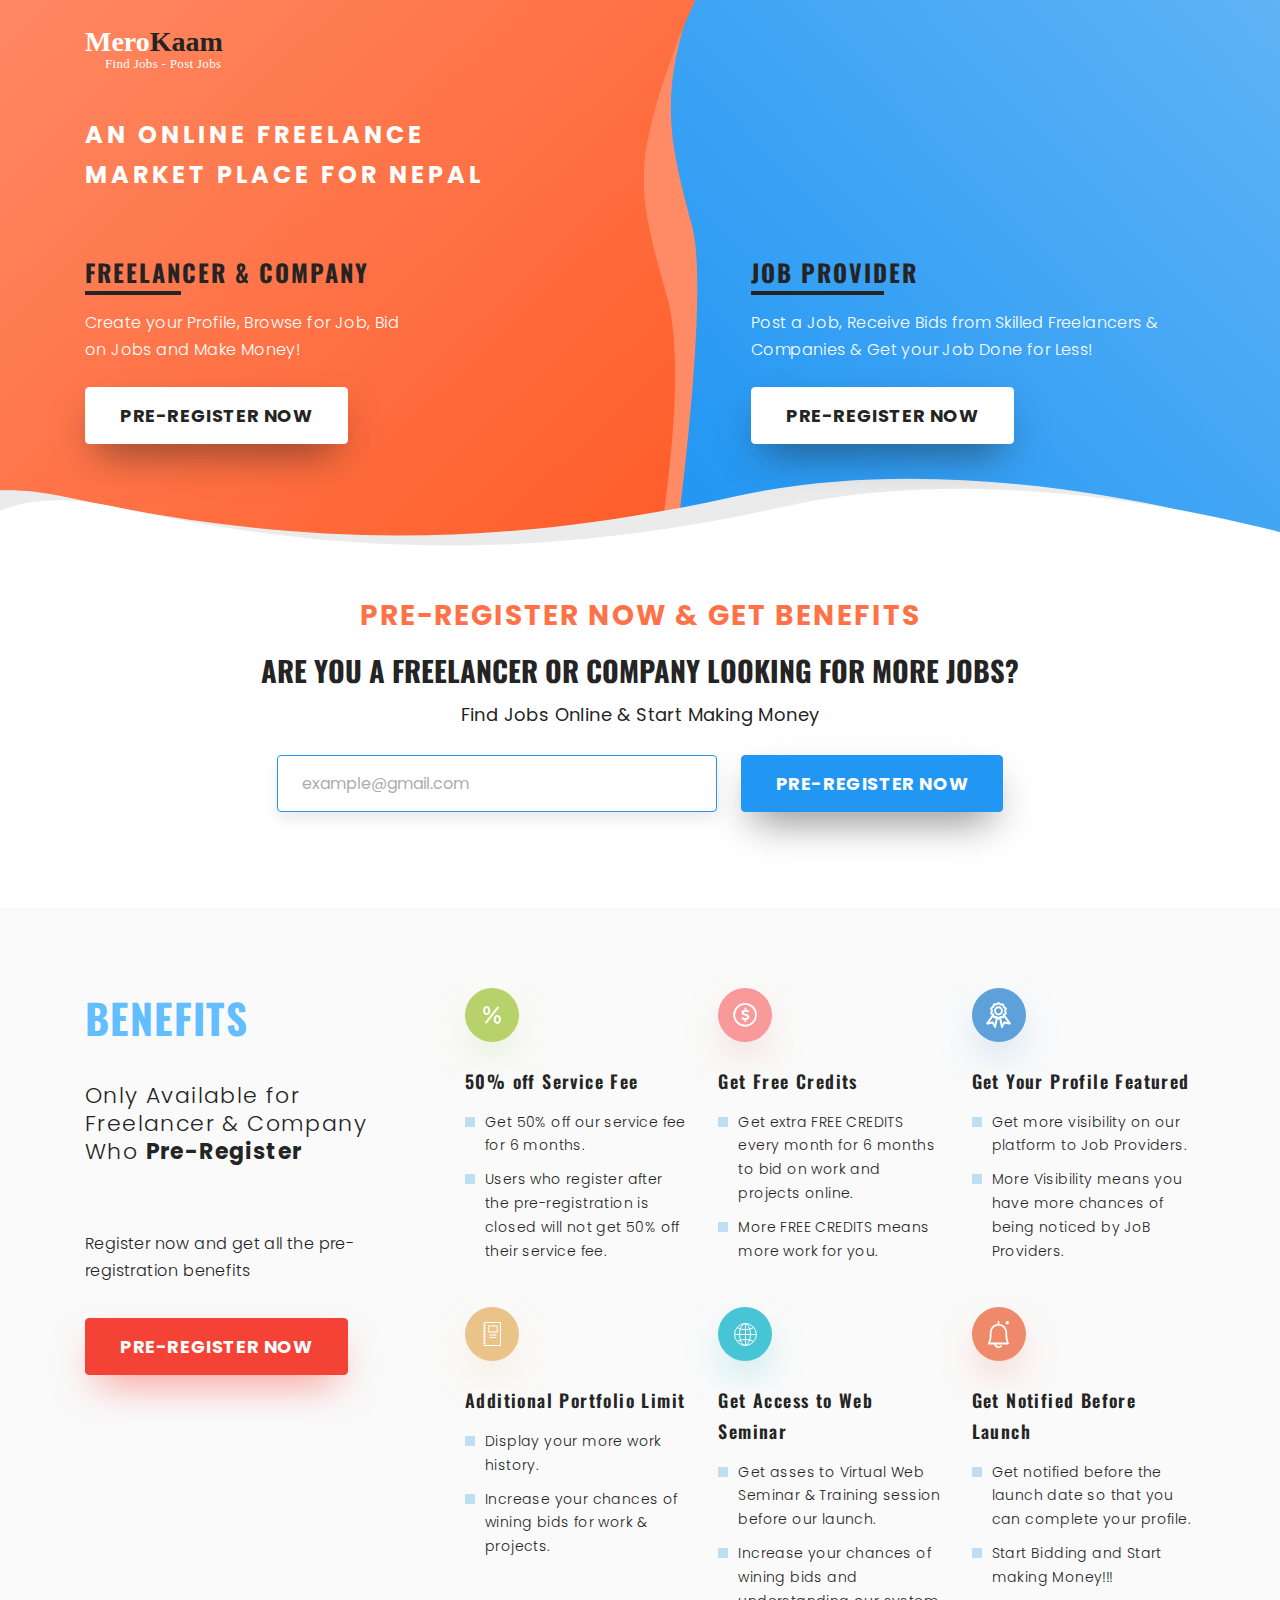
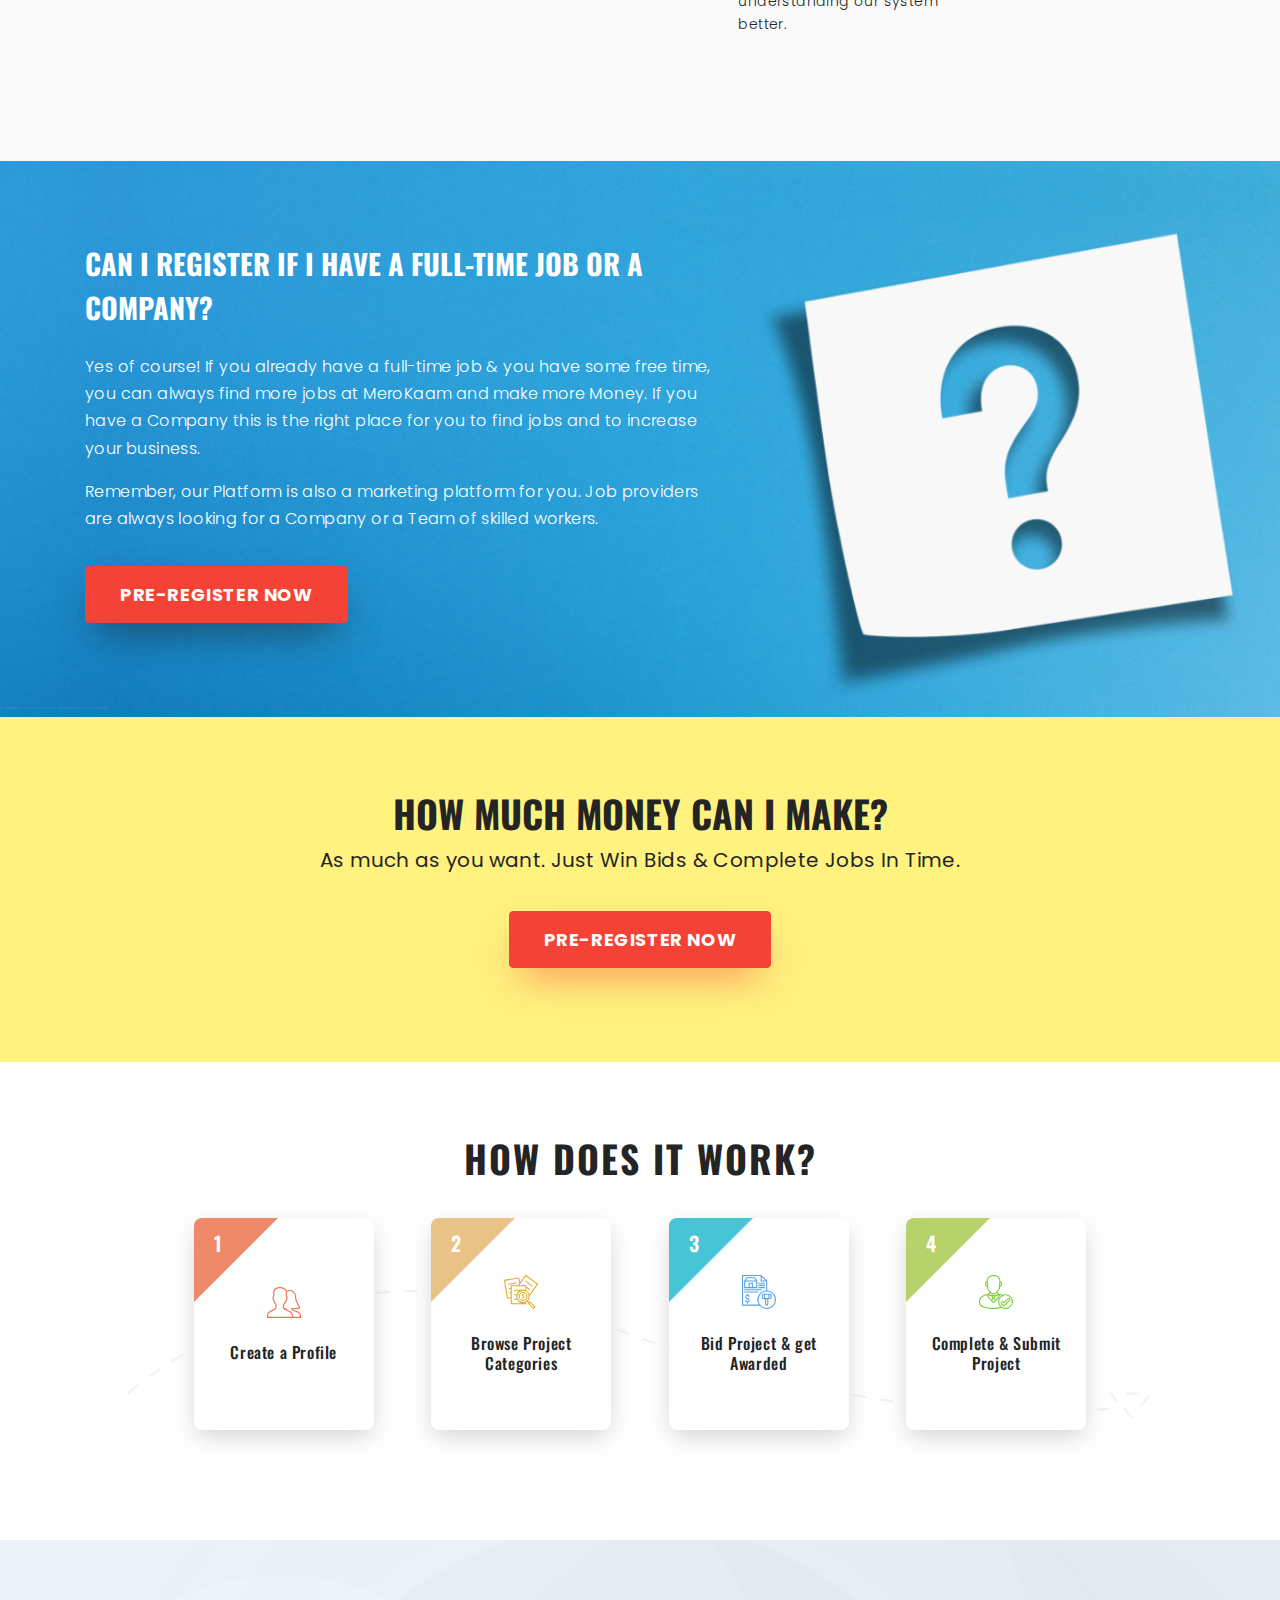
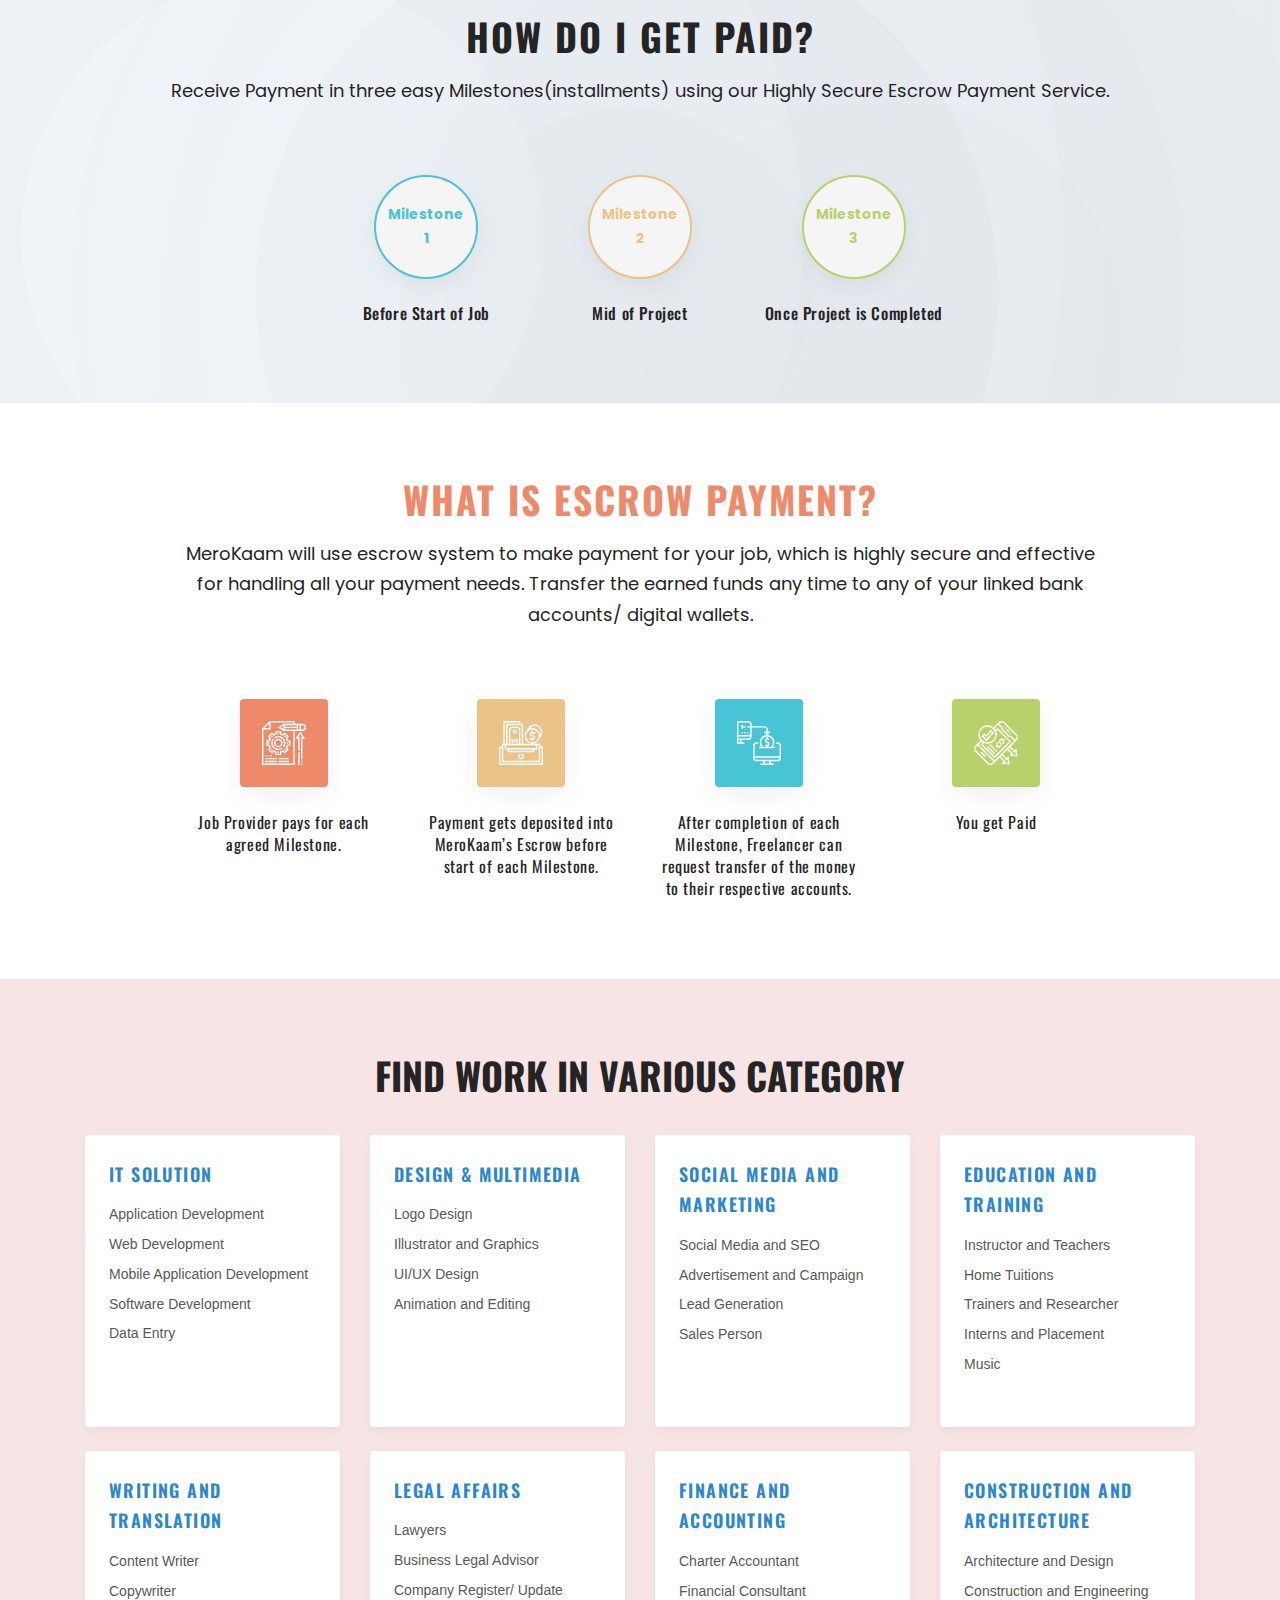
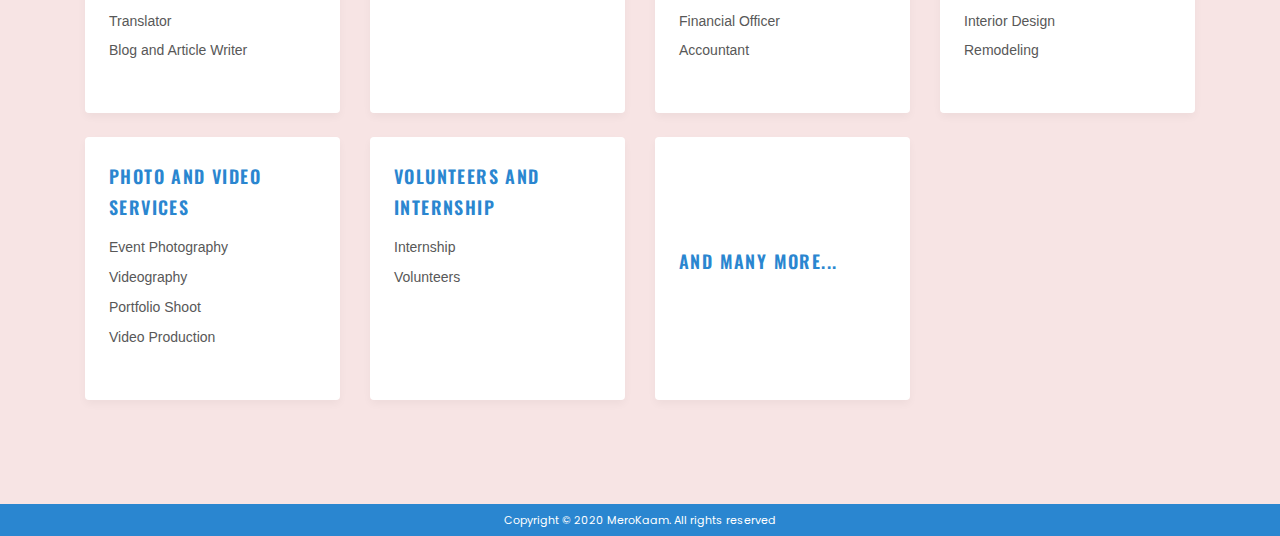
<file: index.html>
<!DOCTYPE html>
<html lang="en">

  <head>
    <meta charset="utf-8" />
    <title>Mero Kaam</title>

    <meta name="viewport" content="width=device-width, initial-scale=1" />
    <link rel="icon" type="image/x-icon" href="favicon.ico" />

    <link href="https://fonts.googleapis.com/css2?family=Oswald:wght@300;400;600;700&display=swap" rel="stylesheet">
    <link href="https://fonts.googleapis.com/css2?family=Poppins:wght@200;300;400;500;700;800;900&display=swap"
      rel="stylesheet">

    <link rel="stylesheet" href="assets/css/bootstrap.min.css" />
    <link rel="stylesheet" href="assets/css/icon.css" />
    <link rel="stylesheet" href="assets/css/style.css" />
  </head>

  <body>
    <section class="main-middle-contain-wrapper">

      <!-- intro section start -->
      <div class="intro-section">
        <div class="container">
          <div class="logo-navbar-wrapper">
            <img src="assets/images/logo.svg" alt="MeroKaam">
          </div>
          <div class="intro-title">
            An online freelance market place for nepal
          </div>
          <div class="freelancer-job-wrapper">
            <div class="freelancer-job-item">
              <div class="item-title-blurb-wrapper">
                <div class="freelancer-job-title">
                  Freelancer & Company
                </div>
                <div class="blurb">
                  Create your Profile, Browse for Job, Bid on Jobs and Make Money!
                </div>
              </div>
              <div class="freelancer-job-btn freelancer-company-btn">
                <button class="btn white-btn fill-white">Pre-register Now</button>
              </div>
            </div>
            <div class="freelancer-job-img-wrapper">
              <img src="assets/images/intro-img2.svg" alt="">
            </div>
            <div class="freelancer-job-item">
              <div class="item-title-blurb-wrapper">
                <div class="freelancer-job-title">
                  Job Provider
                </div>
                <div class="blurb">
                  Post a Job, Receive Bids from Skilled Freelancers & Companies & Get your Job Done for Less!
                </div>
              </div>
              <div class="freelancer-job-btn job-provider-btn">
                <button class="btn white-btn fill-white">Pre-register Now</button>
              </div>
            </div>
          </div>
        </div>
      </div>
      <!-- intro section close -->

      <!-- preregisternewsletter section start -->
      <div class="preregisternewsletter-section" id="preregisternewsletter-section">
        <div class="intro-bottom-curve">
          <img src="assets/images/intro-bottom-curve-bg.svg">
        </div>
        <div class="preregisternewsletter">
          <div class="container">
            <div class="row">
              <div class="col-lg-12 text-center">
                <div class="newletter-wrapper">
                  <div class="section-title-wrapper">
                    <div class="preregisternewsletter-sub-header text-green">Pre-register now & get benefits</div>
                    <div class="section-title">Are you a freelancer or company looking for more jobs?</div>
                  </div>
                  <div class="blurb">Find Jobs Online & Start Making Money</div>
                  <div class="preregisternewsletter-form-wrapper">
                    <form name="preregisternewsletter_form" class="preregisternewsletter-form" action="" method="post">
                      <div class="form-group form-input">
                        <input type="email" name="email" placeholder="example@gmail.com" required="" />
                      </div>
                      <div class="form-group form-btn">
                        <button class="btn blue-btn fill-blue" type="submit">
                          Pre-register Now
                        </button>
                      </div>
                    </form>
                  </div>
                </div>
              </div>
            </div>
          </div>
        </div>
      </div>
      <!-- preregisternewsletter section close -->

      <!-- benefits section start -->
      <div class="benefits-section" id="benefits-section">
        <div class="container">
          <div class="row">
            <div class="col-12 col-sm-12 col-md-8 col-lg-4">
              <div class="section-title-wrapper">
                <div class="section-title">Benefits</div>
              </div>
              <div class="benefits-brief-desc">
                <div class="blurb">
                  <div class="benefits-sub-title">Only Available for Freelancer & Company Who
                    <strong>Pre-Register</strong>
                  </div>
                  <div class="benefit-img">
                    <img src="assets/images/benefit-img.svg" alt="benefits">
                  </div>
                  <p>Register now and get all the pre-registration benefits</p>
                </div>
                <button class="btn red-btn fill-red" type="submit">Pre-register Now</button>
              </div>
            </div>
            <div class="col-12 col-sm-12 col-md-12 col-lg-8">
              <div class="row">
                <div class="col-12 col-sm-6 col-md-4 col-lg-4">
                  <div class="benefits-item-wrapper">
                    <div class="benefits-icon-title">
                      <div class="benefits-icon fill-green">
                        <img src="assets/images/50percentage-benefits.svg" alt="img">
                      </div>
                      <div class="benefits-title">50% off Service Fee</div>
                    </div>
                    <div class="benefits-body">
                      <div class="blurb">
                        <ul class="square">
                          <li>
                            Get 50% off our service
                            fee for 6 months.
                          </li>
                          <li>
                            Users who register after
                            the pre-registration is
                            closed will not get 50%
                            off their service fee.
                          </li>
                        </ul>
                      </div>
                    </div>
                  </div>
                </div>
                <div class="col-12 col-sm-6 col-md-4 col-lg-4">
                  <div class="benefits-item-wrapper">
                    <div class="benefits-icon-title">
                      <div class="benefits-icon fill-brown">
                        <img src="assets/images/free-credits-benefits.svg" alt="img">
                      </div>
                      <div class="benefits-title">Get Free Credits</div>
                    </div>
                    <div class="benefits-body">
                      <div class="blurb">
                        <ul class="square">
                          <li>
                            Get extra FREE CREDITS
                            every month for 6
                            months to bid on work
                            and projects online.
                          </li>
                          <li>
                            More FREE CREDITS
                            means more work for
                            you.
                          </li>
                        </ul>
                      </div>
                    </div>
                  </div>
                </div>
                <div class="col-12 col-sm-6 col-md-4 col-lg-4">
                  <div class="benefits-item-wrapper">
                    <div class="benefits-icon-title">
                      <div class="benefits-icon fill-violet">
                        <img src="assets/images/featured-profile-benefits.svg" alt="img">
                      </div>
                      <div class="benefits-title">Get Your Profile Featured</div>
                    </div>
                    <div class="benefits-body">
                      <div class="blurb">
                        <ul class="square">
                          <li>
                            Get more visibility on our
                            platform to Job Providers.
                          </li>
                          <li>
                            More Visibility means you
                            have more chances of
                            being noticed by JoB
                            Providers.
                          </li>
                        </ul>
                      </div>
                    </div>
                  </div>
                </div>
                <div class="col-12 col-sm-6 col-md-4 col-lg-4">
                  <div class="benefits-item-wrapper">
                    <div class="benefits-icon-title">
                      <div class="benefits-icon fill-yellow-orange">
                        <img src="assets/images/portfolio-limit-benefits.svg" alt="img">
                      </div>
                      <div class="benefits-title">Additional Portfolio Limit</div>
                    </div>
                    <div class="benefits-body">
                      <div class="blurb">
                        <ul class="square">
                          <li>
                            Display your more work
                            history.
                          </li>
                          <li>
                            Increase your chances of
                            wining bids for work &
                            projects.
                          </li>
                        </ul>
                      </div>
                    </div>
                  </div>
                </div>
                <div class="col-12 col-sm-6 col-md-4 col-lg-4">
                  <div class="benefits-item-wrapper">
                    <div class="benefits-icon-title">
                      <div class="benefits-icon fill-sky-blue">
                        <img src="assets/images/web-seminar-benefits.svg" alt="img">
                      </div>
                      <div class="benefits-title">Get Access to Web Seminar</div>
                    </div>
                    <div class="benefits-body">
                      <div class="blurb">
                        <ul class="square">
                          <li>
                            Get asses to Virtual Web
                            Seminar & Training
                            session before our
                            launch.
                          </li>
                          <li>
                            Increase your chances of
                            wining bids and
                            understanding our system
                            better.
                          </li>
                        </ul>
                      </div>
                    </div>
                  </div>
                </div>
                <div class="col-12 col-sm-6 col-md-4 col-lg-4">
                  <div class="benefits-item-wrapper">
                    <div class="benefits-icon-title">
                      <div class="benefits-icon fill-light-red">
                        <img src="assets/images/notification-benefits.svg" alt="img">
                      </div>
                      <div class="benefits-title">Get Notified Before Launch</div>
                    </div>
                    <div class="benefits-body">
                      <div class="blurb">
                        <ul class="square">
                          <li>
                            Get notified before the
                            launch date so that you
                            can complete your profile.
                          </li>
                          <li>
                            Start Bidding and Start
                            making Money!!!
                          </li>
                        </ul>
                      </div>
                    </div>
                  </div>
                </div>
              </div>
            </div>
          </div>
        </div>
      </div>
      <!-- benefits section close -->

      <!-- can i register section start -->
      <div class="can-i-register-section">
        <div class="container">
          <div class="row">
            <div class="col-12 col-sm-12 col-md-12 col-lg-7">
              <div class="section-title-wrapper">
                <div class="section-title">Can i register if i have a full-time job or a company?</div>
              </div>
              <div class="blurb">
                <p>
                  Yes of course! If you already have a full-time job & you have some free
                  time, you can always find more jobs at MeroKaam and make more Money.
                  If you have a Company this is the right place for you to find jobs and to
                  increase your business.
                </p>
                <p>
                  Remember, our Platform is also a marketing
                  platform for you. Job providers are always looking for a Company or a
                  Team of skilled workers.
                </p>
              </div>
              <button class="btn red-btn fill-red" type="submit">Pre-register Now</button>
            </div>
            <!-- <div class="col-12 col-sm-12 col-md-5 col-lg-5">
              <div class="can-i-register-img">
                <img src="assets/images/questions_svg_img.svg" alt="Question">
              </div>
            </div> -->
          </div>
        </div>
      </div>
      <!-- can i register section close -->

      <!-- highlight-yellow section start -->
      <div class="highlight-yellow" id="highlight-yellow">
        <div class="container">
          <div class="row">
            <div class="col-lg-12 text-center">
              <div class="newletter-wrapper">
                <div class="section-title-wrapper">
                  <div class="section-title">How much money can i make?</div>
                </div>
                <div class="blurb">As much as you want. Just Win Bids & Complete Jobs In Time.</div>
                <button class="btn red-btn fill-red" type="submit">Pre-register Now</button>
              </div>
            </div>
          </div>
        </div>
      </div>
      <!-- highlight-yellow section close -->

      <!-- how-it-works section start -->
      <div class="how-it-works" id="how-it-works">
        <div class="container">
          <div class="row">
            <div class="col-lg-12">
              <div class="section-title-wrapper">
                <div class="section-title">How does it Work?</div>
              </div>
            </div>
          </div>
          <div class="row">
            <div class="col-12 col-md-12 col-lg-10 mx-auto">
              <div class="row">
                <div class="col-md-3 how-it-works-item-col">
                  <div class="item-wrapper fill-light-red" data-step="1">
                    <div class="item-icon-wrapper">
                      <div class="item-icon">
                        <img src="assets/images/create-profil-how-it-work.svg" alt="Create a Profile">
                      </div>
                    </div>
                    <div class="tile-front d-flex justify-content-center align-items-center">
                      <span class="tile-title text-center">
                        Create a Profile
                      </span>
                    </div>
                  </div>
                </div>

                <div class="col-md-3 how-it-works-item-col">
                  <div class="item-wrapper fill-yellow-orange" data-step="2">
                    <div class="item-icon-wrapper">
                      <div class="item-icon">
                        <img src="assets/images/browse-how-it-work.svg" alt="Browse Project Categories">
                      </div>
                    </div>
                    <div class="tile-front d-flex justify-content-center align-items-center">
                      <span class="tile-title text-center">
                        Browse Project Categories
                      </span>
                    </div>
                  </div>
                </div>

                <div class="col-md-3 how-it-works-item-col">
                  <div class="item-wrapper fill-sky-blue" data-step="3">
                    <div class="item-icon-wrapper">
                      <div class="item-icon">
                        <img src="assets/images/bid-how-it-work.svg" alt="Bid Project & get Awarded">
                      </div>
                    </div>
                    <div class="tile-front d-flex justify-content-center align-items-center">
                      <span class="tile-title text-center">
                        Bid Project & get Awarded
                      </span>
                    </div>
                  </div>
                </div>

                <div class="col-md-3 how-it-works-item-col">
                  <div class="item-wrapper fill-green" data-step="4">
                    <div class="item-icon-wrapper">
                      <div class="item-icon">
                        <img src="assets/images/complete-project-how-it-work.svg" alt="Complete & Submit Project">
                      </div>
                    </div>
                    <div class="tile-front d-flex justify-content-center align-items-center">
                      <span class="tile-title text-center">
                        Complete & Submit Project
                      </span>
                    </div>
                  </div>
                </div>
              </div>
            </div>
          </div>
        </div>
      </div>
      <!-- how-it-works section close -->

      <!-- how-i-get-paid section start -->
      <div class="how-i-get-paid" id="how-i-get-paid">
        <div class="how-i-get-paid-bg"></div>
        <div class="container">
          <div class="row">
            <div class="col-12 col-md-12 col-lg-11 mx-auto">
              <div class="section-title-wrapper">
                <div class="section-title">How do i get paid?</div>
                <p class="text-center">Receive Payment in three easy Milestones(installments) using our Highly Secure
                  Escrow Payment Service.</p>
              </div>
            </div>
          </div>
          <div class="row">
            <div class="col-12 col-md-12 col-lg-9 mx-auto">
              <div class="row how-i-get-paid-item-wrapper-row">
                <div class="col-md-3 how-i-get-paid-item-wrapper-col">
                  <div class="item-wrapper" data-step="1">
                    <div class="item-icon-wrapper">
                      <div class="item-icon">
                        <div>
                          Milestone
                        </div>
                        <div>
                          1
                        </div>
                      </div>
                    </div>
                    <div class="tile-front">
                      <span class="tile-title text-center">
                        Before Start of Job
                      </span>
                    </div>
                  </div>
                </div>
                <div class="col-md-3 how-i-get-paid-item-wrapper-col">
                  <div class="item-wrapper" data-step="2">
                    <div class="item-icon-wrapper">
                      <div class="item-icon">
                        <div>Milestone</div>
                        <div>2</div>
                      </div>
                    </div>
                    <div class="tile-front">
                      <span class="tile-title text-center">
                        Mid of Project
                      </span>
                    </div>
                  </div>
                </div>
                <div class="col-md-3 how-i-get-paid-item-wrapper-col">
                  <div class="item-wrapper" data-step="3">
                    <div class="item-icon-wrapper">
                      <div class="item-icon">
                        <div>Milestone</div>
                        <div>3</div>
                      </div>
                    </div>
                    <div class="tile-front">
                      <span class="tile-title text-center">
                        Once Project is Completed
                      </span>
                    </div>
                  </div>
                </div>
              </div>
            </div>
          </div>
        </div>
      </div>
      <!-- how-i-get-paid section close -->

      <!-- escrow-payment section start -->
      <div class="escrow-payment" id="escrow-payment">
        <div class="container">
          <div class="row">
            <div class="col-12 col-md-12 col-lg-10 mx-auto">
              <div class="section-title-wrapper">
                <div class="section-title">What is Escrow Payment?</div>
                <p class="text-center">MeroKaam will use escrow system to make payment for your job, which is highly
                  secure and effective for handling all your payment needs. Transfer the earned funds any time to any of
                  your linked bank accounts/ digital wallets.</p>
              </div>
            </div>
          </div>
          <div class="row">
            <div class="col-12 col-md-12 col-lg-10 mx-auto">
              <div class="row escrow-payment-item-wrapper-row">
                <div class="col-md-3 escrow-payment-item-wrapper-col">
                  <div class="item-wrapper" data-step="1">
                    <div class="item-icon-wrapper">
                      <div class="item-icon">
                        <img src="assets/images/project-contract_white.svg" alt="01">
                      </div>
                    </div>
                    <div class="tile-front">
                      <span class="tile-title text-center">
                        Job Provider pays for each agreed Milestone.
                      </span>
                    </div>
                  </div>
                </div>
                <div class="col-md-3 escrow-payment-item-wrapper-col">
                  <div class="item-wrapper" data-step="2">
                    <div class="item-icon-wrapper">
                      <div class="item-icon">
                        <img src="assets/images/deposit_white.svg" alt="02">
                      </div>
                    </div>
                    <div class="tile-front">
                      <span class="tile-title text-center">
                        Payment gets deposited into MeroKaam’s Escrow before start of each Milestone.
                      </span>
                    </div>
                  </div>
                </div>
                <div class="col-md-3 escrow-payment-item-wrapper-col">
                  <div class="item-wrapper" data-step="3">
                    <div class="item-icon-wrapper">
                      <div class="item-icon">
                        <img src="assets/images/money-transfer_white.svg" alt="03">
                      </div>
                    </div>
                    <div class="tile-front">
                      <span class="tile-title text-center">
                        After completion of each Milestone, Freelancer can request transfer of the money to their
                        respective accounts.
                      </span>
                    </div>
                  </div>
                </div>
                <div class="col-md-3 escrow-payment-item-wrapper-col">
                  <div class="item-wrapper" data-step="4">
                    <div class="item-icon-wrapper">
                      <div class="item-icon">
                        <img src="assets/images/get-paid_white.svg" alt="04">
                      </div>
                    </div>
                    <div class="tile-front">
                      <span class="tile-title text-center">
                        You get Paid
                      </span>
                    </div>
                  </div>
                </div>
              </div>
            </div>
          </div>
        </div>
      </div>
      <!-- escrow-payment section close -->

      <!-- various-category section start -->
      <div class="various-category-section" id="various-category-section">
        <div class="container">
          <div class="row">
            <div class="col-lg-12">
              <div class="section-title-wrapper">
                <div class="section-title text-green">Find Work in Various Category</div>
              </div>
            </div>
          </div>
          <div class="row category-card-wrapper-row">
            <div class="col-12 col-sm-6 col-md-6 col-lg-3">
              <div class="card category-card-wrapper">
                <div class="card-title">
                  IT Solution
                </div>
                <div class="card-body">
                  <ul>
                    <li>
                      <a href="#">Application Development</a>
                    </li>
                    <li>
                      <a href="#">Web Development</a>
                    </li>
                    <li>
                      <a href="#">Mobile Application Development</a>
                    </li>
                    <li>
                      <a href="#">Software Development</a>
                    </li>
                    <li>
                      <a href="#">Data Entry</a>
                    </li>
                  </ul>
                </div>
              </div>
            </div>
            <div class="col-12 col-sm-6 col-md-6 col-lg-3">
              <div class="card category-card-wrapper">
                <div class="card-title">
                  Design & Multimedia
                </div>
                <div class="card-body">
                  <ul>
                    <li>
                      <a href="#">Logo Design</a>
                    </li>
                    <li>
                      <a href="#">Illustrator and Graphics</a>
                    </li>
                    <li>
                      <a href="#">UI/UX Design</a>
                    </li>
                    <li>
                      <a href="#">Animation and Editing </a>
                    </li>
                  </ul>
                </div>
              </div>
            </div>
            <div class="col-12 col-sm-6 col-md-6 col-lg-3">
              <div class="card category-card-wrapper">
                <div class="card-title">
                  Social Media and Marketing
                </div>
                <div class="card-body">
                  <ul>
                    <li>
                      <a href="#">Social Media and SEO</a>
                    </li>
                    <li>
                      <a href="#">Advertisement and Campaign </a>
                    </li>
                    <li>
                      <a href="#">Lead Generation </a>
                    </li>
                    <li>
                      <a href="#">Sales Person</a>
                    </li>
                  </ul>
                </div>
              </div>
            </div>
            <div class="col-12 col-sm-6 col-md-6 col-lg-3">
              <div class="card category-card-wrapper">
                <div class="card-title">
                  Education and Training
                </div>
                <div class="card-body">
                  <ul>
                    <li>
                      <a href="#">Instructor and Teachers</a>
                    </li>
                    <li>
                      <a href="#">Home Tuitions</a>
                    </li>
                    <li>
                      <a href="#">Trainers and Researcher </a>
                    </li>
                    <li>
                      <a href="#">Interns and Placement </a>
                    </li>
                    <li>
                      <a href="#">Music</a>
                    </li>
                  </ul>
                </div>
              </div>
            </div>
            <div class="col-12 col-sm-6 col-md-6 col-lg-3">
              <div class="card category-card-wrapper">
                <div class="card-title">
                  Writing and Translation
                </div>
                <div class="card-body">
                  <ul>
                    <li>
                      <a href="#">Content Writer </a>
                    </li>
                    <li>
                      <a href="#">Copywriter </a>
                    </li>
                    <li>
                      <a href="#">Translator </a>
                    </li>
                    <li>
                      <a href="#">Blog and Article Writer </a>
                    </li>
                  </ul>
                </div>
              </div>
            </div>
            <div class="col-12 col-sm-6 col-md-6 col-lg-3">
              <div class="card category-card-wrapper">
                <div class="card-title">
                  Legal Affairs
                </div>
                <div class="card-body">
                  <ul>
                    <li>
                      <a href="#">Lawyers </a>
                    </li>
                    <li>
                      <a href="#">Business Legal Advisor </a>
                    </li>
                    <li>
                      <a href="#">Company Register/ Update </a>
                    </li>
                  </ul>
                </div>
              </div>
            </div>
            <div class="col-12 col-sm-6 col-md-6 col-lg-3">
              <div class="card category-card-wrapper">
                <div class="card-title">
                  Finance and Accounting
                </div>
                <div class="card-body">
                  <ul>
                    <li>
                      <a href="#">Charter Accountant </a>
                    </li>
                    <li>
                      <a href="#">Financial Consultant </a>
                    </li>
                    <li>
                      <a href="#">Financial Officer </a>
                    </li>
                    <li>
                      <a href="#">Accountant </a>
                    </li>
                  </ul>
                </div>
              </div>
            </div>
            <div class="col-12 col-sm-6 col-md-6 col-lg-3">
              <div class="card category-card-wrapper">
                <div class="card-title">
                  Construction and Architecture
                </div>
                <div class="card-body">
                  <ul>
                    <li>
                      <a href="#">Architecture and Design </a>
                    </li>
                    <li>
                      <a href="#">Construction and Engineering </a>
                    </li>
                    <li>
                      <a href="#">Interior Design </a>
                    </li>
                    <li>
                      <a href="#">Remodeling </a>
                    </li>
                  </ul>
                </div>
              </div>
            </div>
            <div class="col-12 col-sm-6 col-md-6 col-lg-3">
              <div class="card category-card-wrapper">
                <div class="card-title">
                  Photo and Video Services
                </div>
                <div class="card-body">
                  <ul>
                    <li>
                      <a href="#">Event Photography </a>
                    </li>
                    <li>
                      <a href="#">Videography</a>
                    </li>
                    <li>
                      <a href="#">Portfolio Shoot</a>
                    </li>
                    <li>
                      <a href="#">Video Production</a>
                    </li>
                  </ul>
                </div>
              </div>
            </div>
            <div class="col-12 col-sm-6 col-md-6 col-lg-3">
              <div class="card category-card-wrapper">
                <div class="card-title">
                  Volunteers and Internship
                </div>
                <div class="card-body">
                  <ul>
                    <li>
                      <a href="#">Internship </a>
                    </li>
                    <li>
                      <a href="#">Volunteers</a>
                    </li>
                  </ul>
                </div>
              </div>
            </div>
            <div class="col-12 col-sm-6 col-md-6 col-lg-3">
              <div class="card category-card-wrapper justify-content-center">
                <div class="card-title">
                  And many more...
                </div>
              </div>
            </div>
          </div>
        </div>
      </div>
      <!-- various-category section close -->

    </section>

    <!-- footer start -->
    <footer>
      <div class="footer-bottom">
        <div class="container">
          <div class="row">
            <div class="col-12 col-md-12 col-lg-12">
              <div class="copyright-text">
                Copyright © 2020 MeroKaam. All rights reserved
              </div>
            </div>
          </div>
        </div>
      </div>
    </footer>
    <!-- footer close -->

    <script type="text/javascript" src="assets/js/jquery-3.4.1.min.js"></script>
    <script type="text/javascript" src="assets/js/bootstrap.min.js"></script>
    <script type="text/javascript" src="assets/js/function.js"></script>
  </body>

</html>
</file>
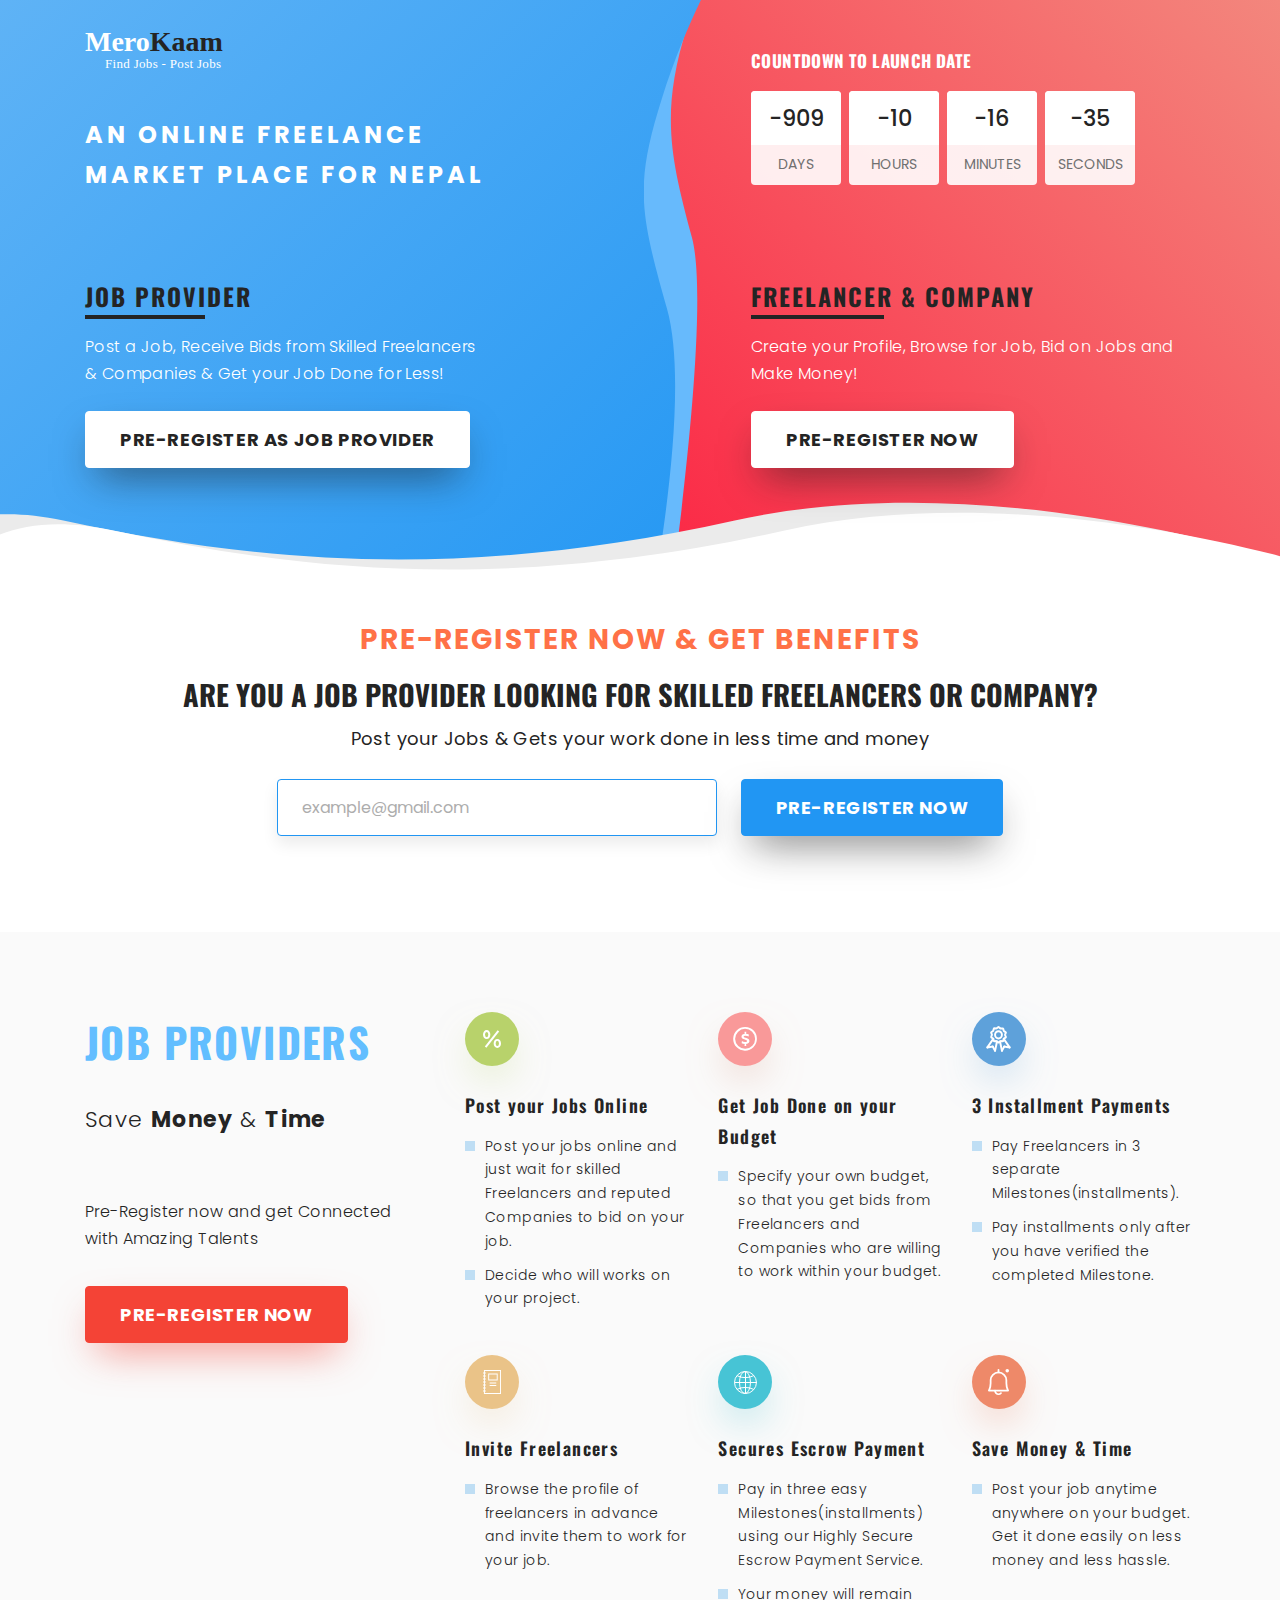
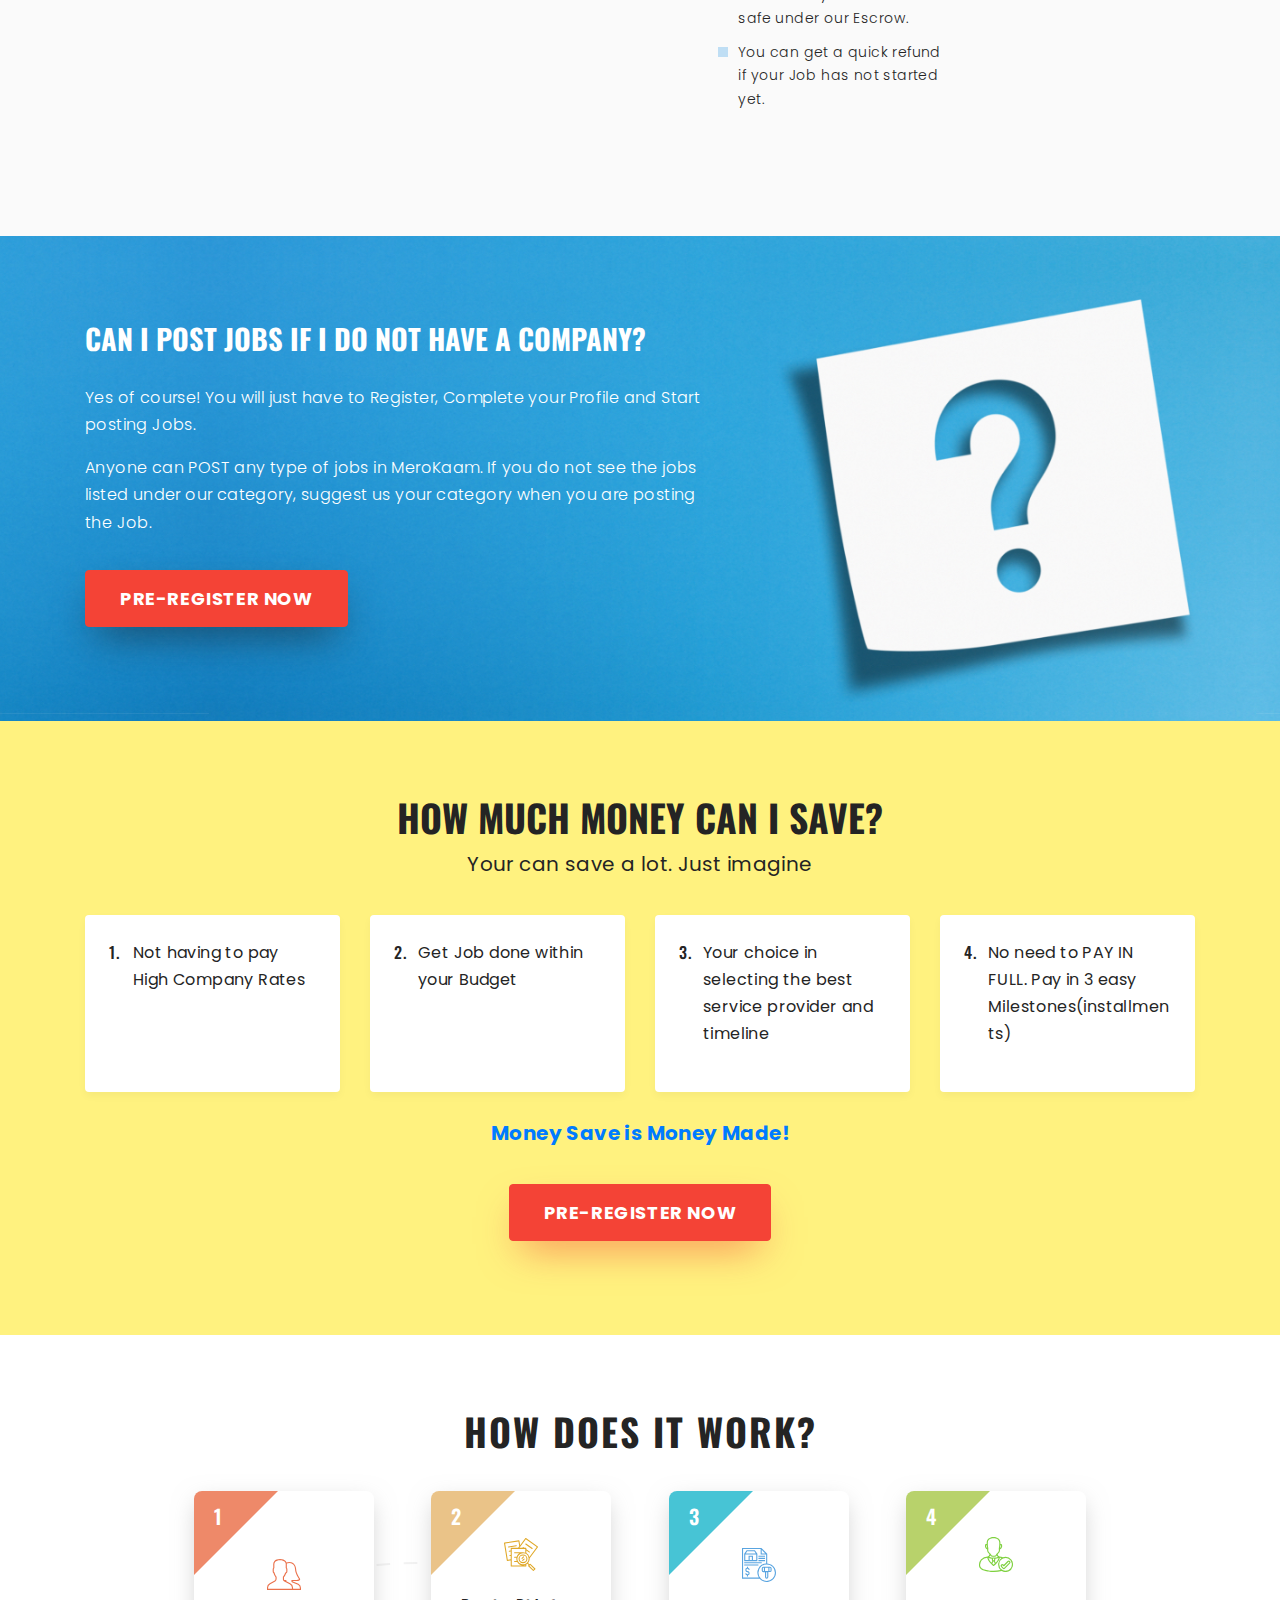
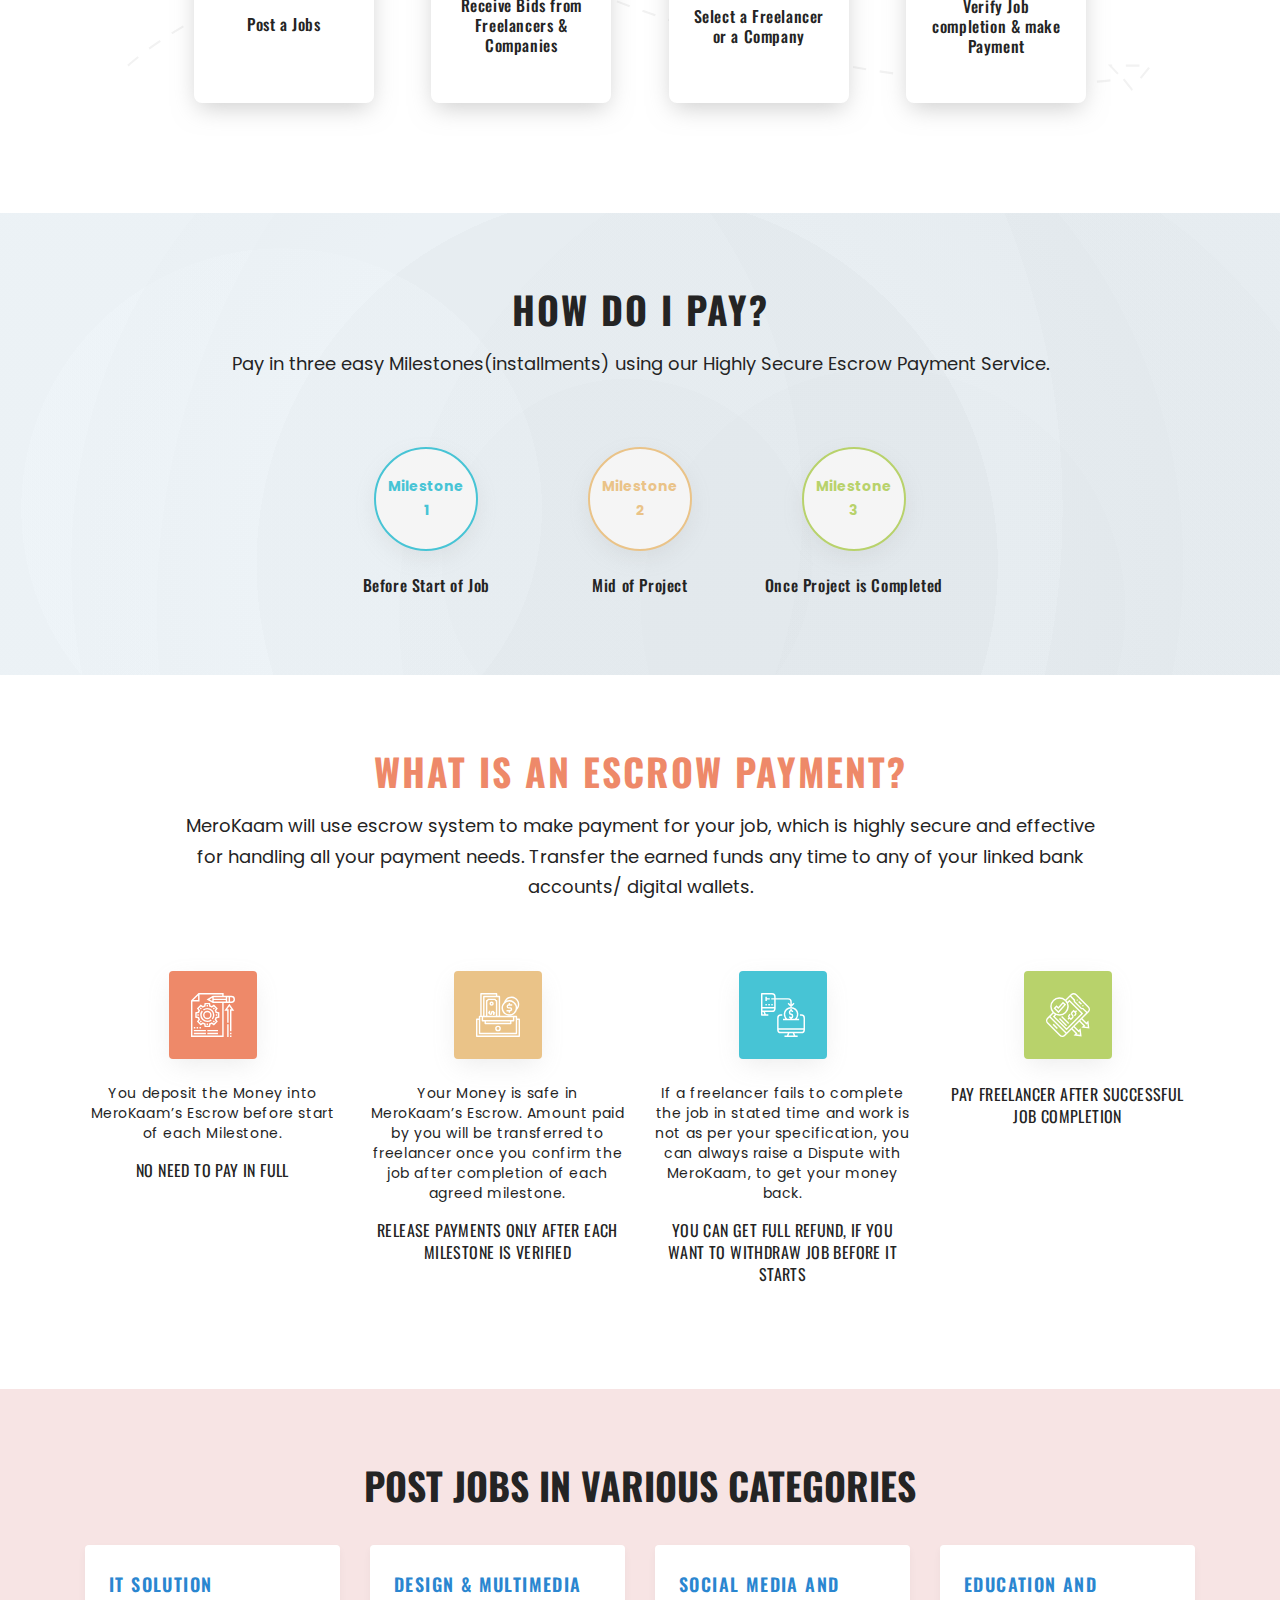
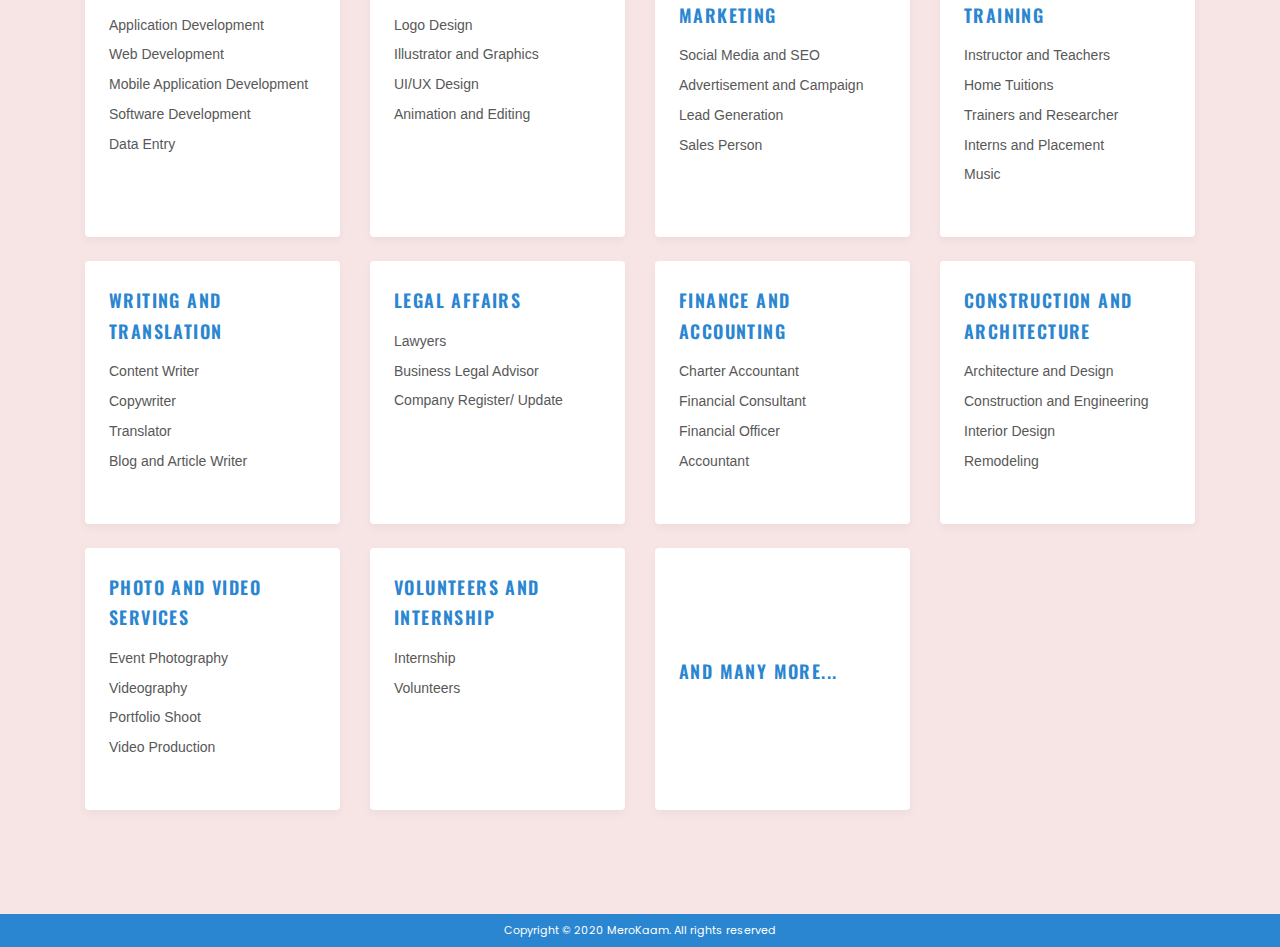
<file: job-provider.html>
<!DOCTYPE html>
<html lang="en">

  <head>
    <meta charset="utf-8" />
    <title>Mero Kaam</title>

    <meta name="viewport" content="width=device-width, initial-scale=1" />
    <link rel="icon" type="image/x-icon" href="favicon.ico" />

    <link href="https://fonts.googleapis.com/css2?family=Oswald:wght@300;400;600;700&display=swap" rel="stylesheet">
    <link href="https://fonts.googleapis.com/css2?family=Poppins:wght@200;300;400;500;700;800;900&display=swap"
      rel="stylesheet">

    <link rel="stylesheet" href="assets/css/bootstrap.min.css" />
    <link rel="stylesheet" href="assets/css/icon.css" />
    <link rel="stylesheet" href="assets/css/style.css" />
  </head>

  <body>
    <section class="main-middle-contain-wrapper">

      <!-- intro section start -->
      <div class="intro-section job-provider-intro">
        <div class="container">
          <div class="logo-title-countdown">
            <div class="logo-intro-title">
              <div class="logo-navbar-wrapper">
                <img src="assets/images/logo.svg" alt="MeroKaam">
              </div>
              <div class="intro-title">
                An online freelance market place for nepal
              </div>
            </div>
            <div class="launch-countdown-wrapper hide-mobile">
              <div class="section-title-wrapper">
                <div class="section-title">Countdown to Launch Date </div>
              </div>
              <div class="countdown-wrapper">
                <div id="countdown">
                  <ul>
                    <li>
                      <span class="count-top" id="days"></span>
                      <div class="count-bottom">
                        days
                      </div>
                    </li>
                    <li>
                      <span class="count-top" id="hours"></span>
                      <div class="count-bottom">
                        Hours
                      </div>
                    </li>
                    <li>
                      <span class="count-top" id="minutes"></span>
                      <div class="count-bottom">
                        Minutes
                      </div>
                    </li>
                    <li>
                      <span class="count-top" id="seconds"></span>
                      <div class="count-bottom">
                        Seconds
                      </div>
                    </li>
                  </ul>
                </div>
              </div>
            </div>
          </div>
          <div class="freelancer-job-wrapper">
            <div class="freelancer-job-item job-provider-item">
              <div class="item-title-blurb-wrapper">
                <div class="freelancer-job-title">
                  Job Provider
                </div>
                <div class="blurb">
                  Post a Job, Receive Bids from Skilled Freelancers & Companies & Get your Job Done for Less!
                </div>
              </div>
              <div class="freelancer-job-btn job-provider-btn">
                <button class="btn white-btn fill-white">Pre-register as Job Provider</button>
              </div>
            </div>
            <div class="freelancer-job-item">
              <div class="item-title-blurb-wrapper">
                <div class="freelancer-job-title">
                  Freelancer & Company
                </div>
                <div class="blurb">
                  Create your Profile, Browse for Job, Bid on Jobs and Make Money!
                </div>
              </div>
              <div class="freelancer-job-btn freelancer-company-btn">
                <a href="index.html" class="btn white-btn fill-white">Pre-register Now</a>
              </div>
            </div>
          </div>
          <div class="launch-countdown-wrapper display-mobile">
            <div class="section-title-wrapper">
              <div class="section-title">Countdown to Launch Date </div>
            </div>
            <div class="countdown-wrapper">
              <div id="countdown">
                <ul>
                  <li>
                    <span class="count-top" id="day"></span>
                    <div class="count-bottom">
                      days
                    </div>
                  </li>
                  <li>
                    <span class="count-top" id="hrs"></span>
                    <div class="count-bottom">
                      Hours
                    </div>
                  </li>
                  <li>
                    <span class="count-top" id="min"></span>
                    <div class="count-bottom">
                      Minutes
                    </div>
                  </li>
                  <li>
                    <span class="count-top" id="sec"></span>
                    <div class="count-bottom">
                      Seconds
                    </div>
                  </li>
                </ul>
              </div>
            </div>
          </div>
        </div>
      </div>
      <!-- intro section close -->

      <!-- preregisternewsletter section start -->
      <div class="preregisternewsletter-section" id="preregisternewsletter-section">
        <div class="intro-bottom-curve">
          <img src="assets/images/intro-bottom-curve-bg.svg">
        </div>
        <div class="preregisternewsletter">
          <div class="container">
            <div class="row">
              <div class="col-lg-12 text-center">
                <div class="newletter-wrapper">
                  <div class="section-title-wrapper">
                    <div class="preregisternewsletter-sub-header">Pre-register now & get benefits</div>
                    <div class="section-title">Are you a Job Provider looking for Skilled Freelancers or Company?</div>
                  </div>
                  <div class="blurb">Post your Jobs & Gets your work done in less time and money</div>
                  <div class="preregisternewsletter-form-wrapper">
                    <form name="preregisternewsletter_form" class="preregisternewsletter-form" action="" method="post">
                      <div class="form-group form-input">
                        <input type="email" name="email" placeholder="example@gmail.com" required="" />
                      </div>
                      <div class="form-group form-btn">
                        <button class="btn blue-btn fill-blue" type="submit">
                          Pre-register Now
                        </button>
                      </div>
                    </form>
                  </div>
                </div>
              </div>
            </div>
          </div>
        </div>
      </div>
      <!-- preregisternewsletter section close -->

      <!-- benefits section start -->
      <div class="benefits-section job-provider-benefits" id="benefits-section">
        <div class="container">
          <div class="row">
            <div class="col-12 col-sm-12 col-md-8 col-lg-4">
              <div class="section-title-wrapper">
                <div class="section-title">Job Providers</div>
              </div>
              <div class="benefits-brief-desc">
                <div class="blurb">
                  <div class="benefits-sub-title">Save <strong>Money</strong> & <strong>Time</strong>
                  </div>
                  <div class="benefit-img">
                    <img src="assets/images/benefit-img.svg" alt="benefits">
                  </div>
                  <p>Pre-Register now and get Connected with Amazing Talents</p>
                </div>
                <button class="btn red-btn fill-red" type="submit">Pre-register Now</button>
              </div>
            </div>
            <div class="col-12 col-sm-12 col-md-12 col-lg-8">
              <div class="row">
                <div class="col-12 col-sm-6 col-md-4 col-lg-4">
                  <div class="benefits-item-wrapper">
                    <div class="benefits-icon-title">
                      <div class="benefits-icon fill-green">
                        <img src="assets/images/50percentage-benefits.svg" alt="img">
                      </div>
                      <div class="benefits-title">Post your Jobs Online</div>
                    </div>
                    <div class="benefits-body">
                      <div class="blurb">
                        <ul class="square">
                          <li>
                            Post your jobs online and just wait for skilled Freelancers and reputed Companies to bid on
                            your job.
                          </li>
                          <li>
                            Decide who will works on your project.
                          </li>
                        </ul>
                      </div>
                    </div>
                  </div>
                </div>
                <div class="col-12 col-sm-6 col-md-4 col-lg-4">
                  <div class="benefits-item-wrapper">
                    <div class="benefits-icon-title">
                      <div class="benefits-icon fill-brown">
                        <img src="assets/images/free-credits-benefits.svg" alt="img">
                      </div>
                      <div class="benefits-title">Get Job Done on your Budget</div>
                    </div>
                    <div class="benefits-body">
                      <div class="blurb">
                        <ul class="square">
                          <li>
                            Specify your own budget, so that you get bids from Freelancers and Companies who are willing
                            to work within your budget.
                          </li>
                        </ul>
                      </div>
                    </div>
                  </div>
                </div>
                <div class="col-12 col-sm-6 col-md-4 col-lg-4">
                  <div class="benefits-item-wrapper">
                    <div class="benefits-icon-title">
                      <div class="benefits-icon fill-violet">
                        <img src="assets/images/featured-profile-benefits.svg" alt="img">
                      </div>
                      <div class="benefits-title">3 Installment Payments</div>
                    </div>
                    <div class="benefits-body">
                      <div class="blurb">
                        <ul class="square">
                          <li>
                            Pay Freelancers in 3 separate Milestones(installments).
                          </li>
                          <li>
                            Pay installments only after you have verified the completed Milestone.
                          </li>
                        </ul>
                      </div>
                    </div>
                  </div>
                </div>
                <div class="col-12 col-sm-6 col-md-4 col-lg-4">
                  <div class="benefits-item-wrapper">
                    <div class="benefits-icon-title">
                      <div class="benefits-icon fill-yellow-orange">
                        <img src="assets/images/portfolio-limit-benefits.svg" alt="img">
                      </div>
                      <div class="benefits-title">Invite Freelancers</div>
                    </div>
                    <div class="benefits-body">
                      <div class="blurb">
                        <ul class="square">
                          <li>
                            Browse the profile of freelancers in advance and invite them to work for your job.
                          </li>
                        </ul>
                      </div>
                    </div>
                  </div>
                </div>
                <div class="col-12 col-sm-6 col-md-4 col-lg-4">
                  <div class="benefits-item-wrapper">
                    <div class="benefits-icon-title">
                      <div class="benefits-icon fill-sky-blue">
                        <img src="assets/images/web-seminar-benefits.svg" alt="img">
                      </div>
                      <div class="benefits-title">Secures Escrow Payment</div>
                    </div>
                    <div class="benefits-body">
                      <div class="blurb">
                        <ul class="square">
                          <li>
                            Pay in three easy Milestones(installments) using our Highly Secure Escrow Payment Service.
                          </li>
                          <li>
                            Your money will remain safe under our Escrow.
                          </li>
                          <li>
                            You can get a quick refund if your Job has not started yet.
                          </li>
                        </ul>
                      </div>
                    </div>
                  </div>
                </div>
                <div class="col-12 col-sm-6 col-md-4 col-lg-4">
                  <div class="benefits-item-wrapper">
                    <div class="benefits-icon-title">
                      <div class="benefits-icon fill-light-red">
                        <img src="assets/images/notification-benefits.svg" alt="img">
                      </div>
                      <div class="benefits-title">Save Money & Time</div>
                    </div>
                    <div class="benefits-body">
                      <div class="blurb">
                        <ul class="square">
                          <li>
                            Post your job anytime anywhere on your budget. Get it done easily on less money and less
                            hassle.
                          </li>
                        </ul>
                      </div>
                    </div>
                  </div>
                </div>
              </div>
            </div>
          </div>
        </div>
      </div>
      <!-- benefits section close -->

      <!-- cani post a job - can i register section start -->
      <div class="can-i-register-section can-i-post-job">
        <div class="container">
          <div class="row">
            <div class="col-12 col-sm-12 col-md-12 col-lg-7">
              <div class="section-title-wrapper">
                <div class="section-title">Can i post jobs if i do not have a company?</div>
              </div>
              <div class="blurb">
                <p>
                  Yes of course! You will just have to Register, Complete your Profile and Start posting Jobs.
                </p>
                <p>
                  Anyone can POST any type of jobs in MeroKaam. If you do not see the jobs listed under our category,
                  suggest us your category when you are posting the Job.
                </p>
              </div>
              <button class="btn red-btn fill-red" type="submit">Pre-register Now</button>
            </div>
          </div>
        </div>
      </div>
      <!-- cani post a job - can i register section close -->

      <!-- money-can-i-save - highlight-yellow section start -->
      <div class="highlight-yellow money-can-i-save" id="highlight-yellow">
        <div class="container">
          <div class="row">
            <div class="col-lg-12 text-center">
              <div class="section-title-wrapper">
                <div class="section-title">How much money can i save?</div>
              </div>
              <div class="blurb">Your can save a lot. Just imagine</div>
              <div class="row mb-4">
                <div class="col-12 col-sm-12 col-md-3 col-lg-3">
                  <div class="card">
                    <div class="blurb money-can-i-save-list" data-list-step="1.">Not having to pay High Company Rates
                    </div>
                  </div>
                </div>
                <div class="col-12 col-sm-12 col-md-3 col-lg-3">
                  <div class="card">
                    <div class="blurb money-can-i-save-list" data-list-step="2.">Get Job done within your Budget</div>
                  </div>
                </div>
                <div class="col-12 col-sm-12 col-md-3 col-lg-3">
                  <div class="card">
                    <div class="blurb money-can-i-save-list" data-list-step="3.">Your choice in selecting the best
                      service provider and timeline</div>
                  </div>
                </div>
                <div class="col-12 col-sm-12 col-md-3 col-lg-3">
                  <div class="card">
                    <div class="blurb money-can-i-save-list" data-list-step="4.">No need to PAY IN FULL. Pay in 3 easy
                      Milestones(installments)</div>
                  </div>
                </div>
              </div>
              <div class="blurb">
                <strong>Money Save is Money Made!</strong>
              </div>
              <button class="btn red-btn fill-red" type="submit">Pre-register Now</button>
            </div>
          </div>
        </div>
      </div>
      <!-- money-can-i-save - highlight-yellow section close -->

      <!-- how-it-works section start -->
      <div class="how-it-works" id="how-it-works">
        <div class="container">
          <div class="row">
            <div class="col-lg-12">
              <div class="section-title-wrapper">
                <div class="section-title">How does it Work?</div>
              </div>
            </div>
          </div>
          <div class="row">
            <div class="col-12 col-md-12 col-lg-10 mx-auto">
              <div class="row">
                <div class="col-md-3 how-it-works-item-col">
                  <div class="item-wrapper fill-light-red" data-step="1">
                    <div class="item-icon-wrapper">
                      <div class="item-icon">
                        <img src="assets/images/create-profil-how-it-work.svg" alt="img">
                      </div>
                    </div>
                    <div class="tile-front d-flex justify-content-center align-items-center">
                      <span class="tile-title text-center">
                        Post a Jobs</span>
                    </div>
                  </div>
                </div>

                <div class="col-md-3 how-it-works-item-col">
                  <div class="item-wrapper fill-yellow-orange" data-step="2">
                    <div class="item-icon-wrapper">
                      <div class="item-icon">
                        <img src="assets/images/browse-how-it-work.svg" alt="img">
                      </div>
                    </div>
                    <div class="tile-front d-flex justify-content-center align-items-center">
                      <span class="tile-title text-center">
                        Receive Bids from Freelancers & Companies
                      </span>
                    </div>
                  </div>
                </div>

                <div class="col-md-3 how-it-works-item-col">
                  <div class="item-wrapper fill-sky-blue" data-step="3">
                    <div class="item-icon-wrapper">
                      <div class="item-icon">
                        <img src="assets/images/bid-how-it-work.svg" alt="img">
                      </div>
                    </div>
                    <div class="tile-front d-flex justify-content-center align-items-center">
                      <span class="tile-title text-center">
                        Select a Freelancer or a Company
                      </span>
                    </div>
                  </div>
                </div>

                <div class="col-md-3 how-it-works-item-col">
                  <div class="item-wrapper fill-green" data-step="4">
                    <div class="item-icon-wrapper">
                      <div class="item-icon">
                        <img src="assets/images/complete-project-how-it-work.svg" alt="img">
                      </div>
                    </div>
                    <div class="tile-front d-flex justify-content-center align-items-center">
                      <span class="tile-title text-center">
                        Verify Job completion & make Payment
                      </span>
                    </div>
                  </div>
                </div>
              </div>
            </div>
          </div>
        </div>
      </div>
      <!-- how-it-works section close -->

      <!-- how-i-get-paid section start -->
      <div class="how-i-get-paid" id="how-i-get-paid">
        <div class="how-i-get-paid-bg"></div>
        <div class="container">
          <div class="row">
            <div class="col-12 col-md-12 col-lg-11 mx-auto">
              <div class="section-title-wrapper">
                <div class="section-title">How do i pay?</div>
                <p class="text-center">Pay in three easy Milestones(installments) using our Highly Secure
                  Escrow Payment Service.</p>
              </div>
            </div>
          </div>
          <div class="row">
            <div class="col-12 col-md-12 col-lg-9 mx-auto">
              <div class="row how-i-get-paid-item-wrapper-row">
                <div class="col-md-3 how-i-get-paid-item-wrapper-col">
                  <div class="item-wrapper" data-step="1">
                    <div class="item-icon-wrapper">
                      <div class="item-icon">
                        <div>
                          Milestone
                        </div>
                        <div>
                          1
                        </div>
                      </div>
                    </div>
                    <div class="tile-front">
                      <span class="tile-title text-center">
                        Before Start of Job
                      </span>
                    </div>
                  </div>
                </div>
                <div class="col-md-3 how-i-get-paid-item-wrapper-col">
                  <div class="item-wrapper" data-step="2">
                    <div class="item-icon-wrapper">
                      <div class="item-icon">
                        <div>Milestone</div>
                        <div>2</div>
                      </div>
                    </div>
                    <div class="tile-front">
                      <span class="tile-title text-center">
                        Mid of Project
                      </span>
                    </div>
                  </div>
                </div>
                <div class="col-md-3 how-i-get-paid-item-wrapper-col">
                  <div class="item-wrapper" data-step="3">
                    <div class="item-icon-wrapper">
                      <div class="item-icon">
                        <div>Milestone</div>
                        <div>3</div>
                      </div>
                    </div>
                    <div class="tile-front">
                      <span class="tile-title text-center">
                        Once Project is Completed
                      </span>
                    </div>
                  </div>
                </div>
              </div>
            </div>
          </div>
        </div>
      </div>
      <!-- how-i-get-paid section close -->

      <!-- escrow-payment section start -->
      <div class="escrow-payment job-provider" id="escrow-payment">
        <div class="container">
          <div class="row">
            <div class="col-12 col-md-12 col-lg-10 mx-auto">
              <div class="section-title-wrapper">
                <div class="section-title">What is an Escrow Payment?</div>
                <p class="text-center">MeroKaam will use escrow system to make payment for your job, which is highly
                  secure and effective for handling all your payment needs. Transfer the earned funds any time to any of
                  your linked bank accounts/ digital wallets.</p>
              </div>
            </div>
          </div>
          <div class="row">
            <div class="col-12 col-md-12 col-lg-12 mx-auto">
              <div class="row escrow-payment-item-wrapper-row">
                <div class="col-md-3 escrow-payment-item-wrapper-col">
                  <div class="item-wrapper" data-step="1">
                    <div class="item-icon-wrapper">
                      <div class="item-icon">
                        <img src="assets/images/project-contract_white.svg" alt="01">
                      </div>
                    </div>
                    <div class="tile-front">
                      <span class="tile-title text-center mb-3">
                        You deposit the Money into MeroKaam’s Escrow before start of each Milestone.
                      </span>
                      <div class="blurb">NO NEED TO PAY IN FULL</div>
                    </div>
                  </div>
                </div>
                <div class="col-md-3 escrow-payment-item-wrapper-col">
                  <div class="item-wrapper" data-step="2">
                    <div class="item-icon-wrapper">
                      <div class="item-icon">
                        <img src="assets/images/deposit_white.svg" alt="02">
                      </div>
                    </div>
                    <div class="tile-front">
                      <span class="tile-title text-center mb-3">
                        Your Money is safe in MeroKaam’s Escrow. Amount paid by you will be transferred to freelancer
                        once you confirm the job after completion of each agreed milestone.
                      </span>
                      <div class="blurb">RELEASE PAYMENTS ONLY AFTER EACH MILESTONE IS VERIFIED</div>
                    </div>
                  </div>
                </div>
                <div class="col-md-3 escrow-payment-item-wrapper-col">
                  <div class="item-wrapper" data-step="3">
                    <div class="item-icon-wrapper">
                      <div class="item-icon">
                        <img src="assets/images/money-transfer_white.svg" alt="03">
                      </div>
                    </div>
                    <div class="tile-front">
                      <span class="tile-title text-center mb-3">
                        If a freelancer fails to complete the job in stated time and work is not as per your
                        specification, you can always raise a Dispute with MeroKaam, to get your money back.
                      </span>
                      <div class="blurb">YOU CAN GET FULL REFUND, IF YOU WANT TO WITHDRAW JOB BEFORE IT STARTS</div>
                    </div>
                  </div>
                </div>
                <div class="col-md-3 escrow-payment-item-wrapper-col">
                  <div class="item-wrapper" data-step="4">
                    <div class="item-icon-wrapper">
                      <div class="item-icon">
                        <img src="assets/images/get-paid_white.svg" alt="04">
                      </div>
                    </div>
                    <div class="tile-front">
                      <div class="blurb">PAY FREELANCER AFTER SUCCESSFUL JOB COMPLETION</div>
                    </div>
                  </div>
                </div>
              </div>
            </div>
          </div>
        </div>
      </div>
      <!-- escrow-payment section close -->

      <!-- various-category section start -->
      <div class="various-category-section jobs-various-category" id="various-category-section">
        <div class="container">
          <div class="row">
            <div class="col-lg-12">
              <div class="section-title-wrapper">
                <div class="section-title text-green">Post Jobs in Various Categories</div>
              </div>
            </div>
          </div>
          <div class="row category-card-wrapper-row">
            <div class="col-12 col-sm-6 col-md-6 col-lg-3">
              <div class="card category-card-wrapper">
                <div class="card-title">
                  IT Solution
                </div>
                <div class="card-body">
                  <ul>
                    <li>
                      <a href="#">Application Development</a>
                    </li>
                    <li>
                      <a href="#">Web Development</a>
                    </li>
                    <li>
                      <a href="#">Mobile Application Development</a>
                    </li>
                    <li>
                      <a href="#">Software Development</a>
                    </li>
                    <li>
                      <a href="#">Data Entry</a>
                    </li>
                  </ul>
                </div>
              </div>
            </div>
            <div class="col-12 col-sm-6 col-md-6 col-lg-3">
              <div class="card category-card-wrapper">
                <div class="card-title">
                  Design & Multimedia
                </div>
                <div class="card-body">
                  <ul>
                    <li>
                      <a href="#">Logo Design</a>
                    </li>
                    <li>
                      <a href="#">Illustrator and Graphics</a>
                    </li>
                    <li>
                      <a href="#">UI/UX Design</a>
                    </li>
                    <li>
                      <a href="#">Animation and Editing </a>
                    </li>
                  </ul>
                </div>
              </div>
            </div>
            <div class="col-12 col-sm-6 col-md-6 col-lg-3">
              <div class="card category-card-wrapper">
                <div class="card-title">
                  Social Media and Marketing
                </div>
                <div class="card-body">
                  <ul>
                    <li>
                      <a href="#">Social Media and SEO</a>
                    </li>
                    <li>
                      <a href="#">Advertisement and Campaign </a>
                    </li>
                    <li>
                      <a href="#">Lead Generation </a>
                    </li>
                    <li>
                      <a href="#">Sales Person</a>
                    </li>
                  </ul>
                </div>
              </div>
            </div>
            <div class="col-12 col-sm-6 col-md-6 col-lg-3">
              <div class="card category-card-wrapper">
                <div class="card-title">
                  Education and Training
                </div>
                <div class="card-body">
                  <ul>
                    <li>
                      <a href="#">Instructor and Teachers</a>
                    </li>
                    <li>
                      <a href="#">Home Tuitions</a>
                    </li>
                    <li>
                      <a href="#">Trainers and Researcher </a>
                    </li>
                    <li>
                      <a href="#">Interns and Placement </a>
                    </li>
                    <li>
                      <a href="#">Music</a>
                    </li>
                  </ul>
                </div>
              </div>
            </div>
            <div class="col-12 col-sm-6 col-md-6 col-lg-3">
              <div class="card category-card-wrapper">
                <div class="card-title">
                  Writing and Translation
                </div>
                <div class="card-body">
                  <ul>
                    <li>
                      <a href="#">Content Writer </a>
                    </li>
                    <li>
                      <a href="#">Copywriter </a>
                    </li>
                    <li>
                      <a href="#">Translator </a>
                    </li>
                    <li>
                      <a href="#">Blog and Article Writer </a>
                    </li>
                  </ul>
                </div>
              </div>
            </div>
            <div class="col-12 col-sm-6 col-md-6 col-lg-3">
              <div class="card category-card-wrapper">
                <div class="card-title">
                  Legal Affairs
                </div>
                <div class="card-body">
                  <ul>
                    <li>
                      <a href="#">Lawyers </a>
                    </li>
                    <li>
                      <a href="#">Business Legal Advisor </a>
                    </li>
                    <li>
                      <a href="#">Company Register/ Update </a>
                    </li>
                  </ul>
                </div>
              </div>
            </div>
            <div class="col-12 col-sm-6 col-md-6 col-lg-3">
              <div class="card category-card-wrapper">
                <div class="card-title">
                  Finance and Accounting
                </div>
                <div class="card-body">
                  <ul>
                    <li>
                      <a href="#">Charter Accountant </a>
                    </li>
                    <li>
                      <a href="#">Financial Consultant </a>
                    </li>
                    <li>
                      <a href="#">Financial Officer </a>
                    </li>
                    <li>
                      <a href="#">Accountant </a>
                    </li>
                  </ul>
                </div>
              </div>
            </div>
            <div class="col-12 col-sm-6 col-md-6 col-lg-3">
              <div class="card category-card-wrapper">
                <div class="card-title">
                  Construction and Architecture
                </div>
                <div class="card-body">
                  <ul>
                    <li>
                      <a href="#">Architecture and Design </a>
                    </li>
                    <li>
                      <a href="#">Construction and Engineering </a>
                    </li>
                    <li>
                      <a href="#">Interior Design </a>
                    </li>
                    <li>
                      <a href="#">Remodeling </a>
                    </li>
                  </ul>
                </div>
              </div>
            </div>
            <div class="col-12 col-sm-6 col-md-6 col-lg-3">
              <div class="card category-card-wrapper">
                <div class="card-title">
                  Photo and Video Services
                </div>
                <div class="card-body">
                  <ul>
                    <li>
                      <a href="#">Event Photography </a>
                    </li>
                    <li>
                      <a href="#">Videography</a>
                    </li>
                    <li>
                      <a href="#">Portfolio Shoot</a>
                    </li>
                    <li>
                      <a href="#">Video Production</a>
                    </li>
                  </ul>
                </div>
              </div>
            </div>
            <div class="col-12 col-sm-6 col-md-6 col-lg-3">
              <div class="card category-card-wrapper">
                <div class="card-title">
                  Volunteers and Internship
                </div>
                <div class="card-body">
                  <ul>
                    <li>
                      <a href="#">Internship </a>
                    </li>
                    <li>
                      <a href="#">Volunteers</a>
                    </li>
                  </ul>
                </div>
              </div>
            </div>
            <div class="col-12 col-sm-6 col-md-6 col-lg-3">
              <div class="card category-card-wrapper justify-content-center">
                <div class="card-title">
                  And many more...
                </div>
              </div>
            </div>
          </div>
        </div>
      </div>
      <!-- various-category section close -->

    </section>

    <!-- footer start -->
    <footer>
      <div class="footer-bottom">
        <div class="container">
          <div class="row">
            <div class="col-12 col-md-12 col-lg-12">
              <div class="copyright-text">
                Copyright © 2020 MeroKaam. All rights reserved
              </div>
            </div>
          </div>
        </div>
      </div>
    </footer>
    <!-- footer close -->

    <script type="text/javascript" src="assets/js/jquery-3.4.1.min.js"></script>
    <script type="text/javascript" src="assets/js/bootstrap.min.js"></script>
    <script type="text/javascript" src="assets/js/function.js"></script>
  </body>

</html>
</file>
<file: assets/css/icon.css>
@font-face {
  font-family: "unicons";
  src: url("https://s3-us-west-2.amazonaws.com/s.cdpn.io/1462889/unicons.eot");
  src: url("https://s3-us-west-2.amazonaws.com/s.cdpn.io/1462889/unicons.eot") format("embedded-opentype"),
    url("https://s3-us-west-2.amazonaws.com/s.cdpn.io/1462889/unicons.woff2") format("woff2"),
    url("https://s3-us-west-2.amazonaws.com/s.cdpn.io/1462889/unicons.woff") format("woff"),
    url("https://s3-us-west-2.amazonaws.com/s.cdpn.io/1462889/unicons.ttf") format("truetype"),
    url("https://s3-us-west-2.amazonaws.com/s.cdpn.io/1462889/unicons.svg") format("svg");
  font-weight: normal;
  font-style: normal;
}

/* Chrome hack: SVG is rendered more smooth in Windozze. 100% magic, uncomment if you need it. */
/* Note, that will break hinting! In other OS-es font will be not as sharp as it could be */
/*
@media screen and (-webkit-min-device-pixel-ratio:0) {
  @font-face {
    font-family: 'unicons';
    src: url('../font/unicons.svg?50911815#unicons') format('svg');
  }
}
*/

[class^="uil-"]:before,
[class*=" uil-"]:before {
  font-family: "unicons";
  font-style: normal;
  font-weight: normal;
  speak: none;

  display: inline-block;
  text-decoration: inherit;
  text-align: center;
  /* opacity: .8; */

  /* For safety - reset parent styles, that can break glyph codes*/
  font-variant: normal;
  text-transform: none;

  /* fix buttons height, for twitter bootstrap */
  line-height: 1em;

  /* you can be more comfortable with increased icons size */
  /* font-size: 120%; */

  /* Font smoothing. That was taken from TWBS */
  -webkit-font-smoothing: antialiased;
  -moz-osx-font-smoothing: grayscale;

  /* Uncomment for 3D effect */
  /* text-shadow: 1px 1px 1px rgba(127, 127, 127, 0.3); */
}

.uil-arrow-up:before {
  content: "\e84b";
}

/* 'î¡‹' */

.uil-arrow-down:before {
  content: '\e83f';
}

/* 'î ¿' */

.uil-arrow-right:before {
  content: '\e846';
}

/* 'î¡†' */

.uil-angle-left:before {
  content: '\e82a';
}

/* 'î ª' */

.uil-angle-right:before {
  content: '\e82c';
}

/* 'î ¬' */

.uil-angle-down:before {
  content: '\e829';
}

/* 'î ©' */

.uil-download-alt:before {
  content: '\e984';
}

/* 'î¦„' */

.uil-facebook:before {
  content: '\e9c4';
}

/* 'î§„' */

.uil-twitter:before {
  content: '\ebd0';
}

/* 'î¯' */

.uil-instagram:before {
  content: '\ea56';
}

/* 'î©–' */
</file>
<file: assets/css/style.css>
@charset "UTF-8";
/*--- */
/* text color*/
/* for fill background-color */
/* color palette */
/* color palette */
/*---------------------------------------------------------------------------*
 * SF UI Text
 *---------------------------------------------------------------------------*/
/** Bold */
@font-face {
  font-family: "SF Text";
  font-weight: 700;
  src: url("https://sf.abarba.me/SF-UI-Text-Bold.otf");
}
/** Heavy */
@font-face {
  font-family: "SF Text";
  font-weight: 800;
  src: url("https://sf.abarba.me/SF-UI-Text-Heavy.otf");
}
/** Light */
@font-face {
  font-family: "SF Text";
  font-weight: 200;
  src: url("https://sf.abarba.me/SF-UI-Text-Light.otf");
}
/** Medium */
@font-face {
  font-family: "SF Text";
  font-weight: 500;
  src: url("https://sf.abarba.me/SF-UI-Text-Medium.otf");
}
/** Regular */
@font-face {
  font-family: "SF Text";
  font-weight: 400;
  src: url("https://sf.abarba.me/SF-UI-Text-Regular.otf");
}
/** Semibold */
@font-face {
  font-family: "SF Text";
  font-weight: 600;
  src: url("https://sf.abarba.me/SF-UI-Text-Semibold.otf");
}
/** Ultrathin */
@font-face {
  font-family: "SF Text";
  font-weight: 100;
  src: url("https://sf.abarba.me/SF-UI-Text-Ultrathin.otf");
}
.hidden {
  display: none !important;
}

*,
*::after,
*::before {
  -webkit-box-sizing: border-box;
  box-sizing: border-box;
  padding: 0;
  margin: 0;
  outline: 0;
}

:root {
  --input-padding-x: 0.75rem;
  --input-padding-y: 0.75rem;
}

html {
  scroll-behavior: smooth;
}

body {
  font-family: "SF Text", "Poppins", sans-serif;
  font-size: 16px;
  line-height: 1.7;
  color: #666666;
  background: #fff;
  -webkit-box-sizing: border-box;
  box-sizing: border-box;
  -webkit-font-smoothing: subpixel-antialiased;
  font-smooth: auto;
}

.row-flex {
  display: -webkit-box;
  display: -ms-flexbox;
  display: flex;
  -ms-flex-wrap: wrap;
  flex-wrap: wrap;
}

.row-flex>[class*=col-] {
  display: -webkit-box;
  display: -ms-flexbox;
  display: flex;
  -webkit-box-orient: vertical;
  -webkit-box-direction: normal;
  -ms-flex-direction: column;
  flex-direction: column;
}

.row.align-item-center {
  -webkit-box-align: center;
  -ms-flex-align: center;
  align-items: center;
}

.pb-20 {
  padding-bottom: 20px;
}

.pb-48 {
  padding-bottom: 48px;
}

.pb-26 {
  padding-bottom: 26px;
}

.pb-60 {
  padding-bottom: 60px;
}

.pt-10 {
  padding-top: 10px;
}

.pt-20 {
  padding-top: 20px !important;
}

.pt-60 {
  padding-top: 60px;
}

.pl-20 {
  padding-left: 20px;
}

ul li {
  list-style-type: none;
}

a {
  font-size: 14px;
  line-height: 1.7;
  color: #666666;
  margin: 0px;
  -webkit-transition: all 0.4s ease;
  -o-transition: all 0.4s ease;
  transition: all 0.4s ease;
}

a:focus {
  outline: none !important;
}

a:hover {
  text-decoration: none;
  color: #f44336;
}

button {
  outline: none !important;
  border: none;
  background: transparent;
}

button:hover {
  cursor: pointer;
}

.form-control:focus {
  -webkit-box-shadow: none;
  box-shadow: none;
}

.full-width {
  width: 100% !important;
}

.m-t-10 {
  margin-top: 10px;
}

.m-t-20 {
  margin-top: 20px;
}

.m-t-30 {
  margin-top: 30px;
}

.m-t-40 {
  margin-top: 40px;
}

.m-b-10 {
  margin-bottom: 10px;
}

.m-b-20 {
  margin-bottom: 20px;
}

.m-b-30 {
  margin-bottom: 30px;
}

.m-b-40 {
  margin-bottom: 40px;
}

.b-0 {
  border: 0;
}

.text-muted {
  color: #656565 !important;
}

.fa {
  font-size: 14px;
}

a,
.btn,
.btn:hover {
  text-decoration: none;
}

input[type=number]::-webkit-inner-spin-button,
input[type=number]::-webkit-outer-spin-button {
  -webkit-appearance: none;
  margin: 0;
}

.invalid-feedback {
  font-size: 12px;
  letter-spacing: 0.5px;
}

input[type=date]::-webkit-inner-spin-button,
input[type=date]::-webkit-calendar-picker-indicator {
  display: none;
  -webkit-appearance: none;
}

.select,
select {
  -webkit-appearance: none;
  -moz-appearance: none;
  appearance: none;
  /* Safari 3-4, iOS 1-3.2, Android 1.6- */
  /* Firefox 1-3.6 */
  border-radius: 0;
  /* Opera 10.5, IE 9, Safari 5, Chrome, Firefox 4, iOS 4, Android 2.1+ */
}

.btn {
  font-size: 18px;
  font-weight: 700;
  text-transform: uppercase;
  letter-spacing: 0.8px;
  padding: 14px 34px;
  border: 1px solid;
  color: #707070;
  margin-bottom: 14px;
  letter-spacing: 0.6px;
  -webkit-transition: all 0.4s ease;
  -o-transition: all 0.4s ease;
  transition: all 0.4s ease;
}

button.btn:focus {
  outline: 0;
  -webkit-box-shadow: none;
  box-shadow: none;
}

.btn:hover {
  -webkit-transform: scale(1.01) translateY(-6px);
  -ms-transform: scale(1.01) translateY(-6px);
  transform: scale(1.01) translateY(-6px);
}

button.btn.red-btn.fill-red,
a.btn.red-btn.fill-red {
  background: #f44336;
  color: #fff;
  -webkit-box-shadow: 0 18px 40px -12px rgba(244, 67, 54, 0.6);
  box-shadow: 0 18px 40px -12px rgba(244, 67, 54, 0.6);
  border-color: #f44336;
}

button.btn.red-btn.fill-red:hover,
a.btn.red-btn.fill-red:hover {
  -webkit-box-shadow: 0 24px 48px -12px rgba(245, 84, 73, 0.35);
  box-shadow: 0 24px 48px -12px rgba(245, 84, 73, 0.35);
  background: #f44336;
  border-color: #f44336;
  color: #fff;
}

button.btn.white-btn.fill-white,
a.btn.white-btn.fill-white {
  background: #fff;
  color: #242424;
  border-color: #fff;
  -webkit-box-shadow: 0 18px 40px -12px rgba(24, 24, 24, 0.6);
  box-shadow: 0 18px 40px -12px rgba(24, 24, 24, 0.6);
}

button.btn.white-btn.fill-white:hover,
a.btn.white-btn.fill-white:hover {
  background: transparent;
  border-color: #fff;
  color: #fff;
  -webkit-box-shadow: 0 24px 48px -12px rgba(24, 24, 24, 0.35);
  box-shadow: 0 24px 48px -12px rgba(24, 24, 24, 0.35);
}

button.btn.blue-btn.fill-blue,
a.btn.blue-btn.fill-blue {
  background: #2196F3;
  color: #fff;
  border-color: #2196F3;
  -webkit-box-shadow: 0 18px 40px -12px rgba(24, 24, 24, 0.6);
  box-shadow: 0 18px 40px -12px rgba(24, 24, 24, 0.6);
}

button.btn.blue-btn.fill-blue:hover,
a.btn.blue-btn.fill-blue:hover {
  background: transparent;
  border-color: #2196F3;
  color: #2196F3;
  -webkit-box-shadow: 0 24px 48px -12px rgba(24, 24, 24, 0.35);
  box-shadow: 0 24px 48px -12px rgba(24, 24, 24, 0.35);
}

section {
  padding: 80px 0;
}

.section-title {
  font-family: "Oswald", sans-serif;
  font-size: calc(24px + (30 - 24) * ((100vw - 300px) / (1600 - 300)));
  font-weight: 900;
  text-transform: uppercase;
  line-height: 32px;
  color: #242424;
  margin-bottom: 24px;
}

.section-title-wrapper {
  margin-bottom: 24px;
}

.section-subtitle {
  font-size: 16px;
  color: #242424;
  font-weight: 500;
}

.blurb {
  font-size: 16px;
  color: #242424;
  letter-spacing: 0.4px;
  font-weight: normal;
  margin-bottom: 24px;
}

.img-wrapper-md {
  width: 100%;
  max-width: 400px;
  margin: 0 auto;
  height: auto;
  text-align: center;
  -webkit-transition: all 0.4s ease;
  -o-transition: all 0.4s ease;
  transition: all 0.4s ease;
  overflow: hidden;
}

.img-wrapper-md img {
  width: 100%;
  height: auto;
  -o-object-fit: cover;
  object-fit: cover;
  -o-object-position: center;
  object-position: center;
  -webkit-transition: all 0.4s ease;
  -o-transition: all 0.4s ease;
  transition: all 0.4s ease;
}

.img-wrapper-md:hover img {
  -webkit-transform: scale(1.1);
  -ms-transform: scale(1.1);
  transform: scale(1.1);
}

ul.square li::before {
  content: "";
  position: absolute;
  left: 0;
  top: 5px;
  width: 10px;
  height: 10px;
  background-color: #adadad;
}

ul.square {
  margin-left: 0;
}

ul.square li {
  padding-left: 20px;
}

.fill-green {
  background: #B8D26B;
}

.fill-brown {
  background: #f99999;
}

.fill-violet {
  background: #5ea1da;
}

.fill-yellow-orange {
  background: #eac388;
}

.fill-sky-blue {
  background: #47c4d5;
}

.fill-light-red {
  background: #ee8969;
}

/* card start */
.card {
  border: 0;
  border-radius: 4px;
  margin-bottom: 20px;
  cursor: pointer;
  -webkit-transition: all 0.4s ease;
  -o-transition: all 0.4s ease;
  transition: all 0.4s ease;
  overflow: hidden;
  -webkit-box-shadow: 0 4px 8px 0px rgba(0, 0, 0, 0.08);
  box-shadow: 0 4px 8px 0px rgba(0, 0, 0, 0.08);
}

.card:hover {
  -webkit-box-shadow: 0 8px 16px 0px rgba(0, 0, 0, 0.08);
  box-shadow: 0 8px 16px 0px rgba(0, 0, 0, 0.08);
}

.card-img {
  border: 0;
  border-radius: 0;
  overflow: hidden;
  /* margin-bottom: 10px; */
}

.card-img.img-sm img {
  height: 200px;
}

.card-img img {
  width: 100%;
  height: 166px;
  margin: 0 auto;
  -o-object-fit: cover;
  object-fit: cover;
  -o-object-position: center;
  object-position: center;
  -webkit-transform-origin: center;
  -ms-transform-origin: center;
  transform-origin: center;
  -webkit-transition: all 0.7s cubic-bezier(0.25, 0.46, 0.45, 0.94);
  -o-transition: all 0.7s cubic-bezier(0.25, 0.46, 0.45, 0.94);
  transition: all 0.7s cubic-bezier(0.25, 0.46, 0.45, 0.94);
}

.card-title {
  font-size: 18px;
  font-weight: 500;
  color: #242424;
  margin-bottom: 0;
}

.-title-lg {
  font-size: 24px;
  font-weight: 700;
}

.card-title.text-left {
  text-align: left;
}

.card-position {
  font-size: 16px;
  font-weight: normal;
  color: #707070;
}

.card-blurb-wrapper {
  padding: 16px;
}

.card .blurb-wrapper {
  padding: 20px;
  margin: 0;
  font-size: 16px;
  font-weight: 500;
}

.-img-lg img {
  height: 351px;
}

.card:hover .card-img img {
  -webkit-transform: scale(1.06) translateZ(0);
  transform: scale(1.06) translateZ(0);
  opacity: 0.9;
}

.card-blurb-wrapper.gradient-bg {
  position: absolute;
  bottom: 0;
  left: 0;
  right: 0;
  width: 100%;
  padding: 10px;
}

.gradient-bg {
  background: black;
  background: -webkit-gradient(linear, left bottom, left top, from(black), color-stop(20%, rgba(0, 0, 0, 0.7041097689)), to(rgba(0, 0, 0, 0)));
  background: -o-linear-gradient(bottom, black 0%, rgba(0, 0, 0, 0.7041097689) 20%, rgba(0, 0, 0, 0) 100%);
  background: linear-gradient(0deg, black 0%, rgba(0, 0, 0, 0.7041097689) 20%, rgba(0, 0, 0, 0) 100%);
  filter: progid:DXImageTransform.Microsoft.gradient(startColorstr="#000000", endColorstr="#000000", GradientType=1);
}

.card-blurb-wrapper.gradient-bg .card-title {
  color: #fff;
  letter-spacing: 0.5px;
  font-weight: normal;
}

/* card close */
/* form input fields style start */
.form-control {
  height: 40px;
  font-size: 14px;
}

.form-control:focus {
  -webkit-box-shadow: none;
  box-shadow: none;
}

input[type=number]::-webkit-inner-spin-button,
input[type=number]::-webkit-outer-spin-button {
  -webkit-appearance: none;
  margin: 0;
}

input {
  outline: none;
  border: none;
}

input[type=file] {
  font-size: 12px;
}

textarea {
  outline: none;
  border: none;
}

textarea:focus,
input:focus {
  border-color: transparent;
}

input:focus::-webkit-input-placeholder {
  color: transparent;
}

input:focus:-moz-placeholder {
  color: transparent;
}

input:focus::-moz-placeholder {
  color: transparent;
}

input:focus:-ms-input-placeholder {
  color: transparent;
}

textarea:focus::-webkit-input-placeholder {
  color: transparent;
}

textarea:focus:-moz-placeholder {
  color: transparent;
}

textarea:focus::-moz-placeholder {
  color: transparent;
}

textarea:focus:-ms-input-placeholder {
  color: transparent;
}

input::-webkit-input-placeholder {
  color: #adadad;
}

input:-moz-placeholder {
  color: #adadad;
}

input::-moz-placeholder {
  color: #adadad;
}

input:-ms-input-placeholder {
  color: #adadad;
}

textarea::-webkit-input-placeholder {
  color: #adadad;
}

textarea:-moz-placeholder {
  color: #adadad;
}

textarea::-moz-placeholder {
  color: #adadad;
}

textarea:-ms-input-placeholder {
  color: #adadad;
}

input[type=number]::-webkit-inner-spin-button,
input[type=number]::-webkit-outer-spin-button {
  -webkit-appearance: none;
  margin: 0;
}

.invalid-feedback {
  font-size: 12px;
  letter-spacing: 0.5px;
}

input[type=date]::-webkit-inner-spin-button,
input[type=date]::-webkit-calendar-picker-indicator {
  display: none;
  -webkit-appearance: none;
}

.select,
select {
  -webkit-appearance: none;
  -moz-appearance: none;
  appearance: none;
  /* Safari 3-4, iOS 1-3.2, Android 1.6- */
  /* Firefox 1-3.6 */
  border-radius: 0;
  /* Opera 10.5, IE 9, Safari 5, Chrome, Firefox 4, iOS 4, Android 2.1+ */
}

.select,
select {
  background-image: -o-linear-gradient(45deg, transparent 50%, gray 50%), -o-linear-gradient(315deg, gray 50%, transparent 50%), -o-linear-gradient(left, #ccc, #ccc);
  background-image: linear-gradient(45deg, transparent 50%, gray 50%), linear-gradient(135deg, gray 50%, transparent 50%), linear-gradient(to right, #ccc, #ccc);
  background-position: calc(100% - 20px) calc(1em + 2px), calc(100% - 15px) calc(1em + 2px), calc(100% - 2.5em) 0.5em;
  background-size: 5px 5px, 5px 5px, 1px 1.5em;
  background-repeat: no-repeat;
}

form {
  position: relative;
  display: -webkit-box;
  display: -ms-flexbox;
  display: flex;
  -webkit-box-orient: horizontal;
  -webkit-box-direction: normal;
  -ms-flex-direction: row;
  flex-direction: row;
  -ms-flex-wrap: wrap;
  flex-wrap: wrap;
  -webkit-box-align: center;
  -ms-flex-align: center;
  align-items: center;
  -webkit-box-pack: start;
  -ms-flex-pack: start;
  justify-content: flex-start;
  -webkit-box-flex: 1;
  -ms-flex: 1 1 auto;
  flex: 1 1 auto;
}

form .form-label-group {
  position: relative;
  margin-bottom: 14px;
  display: block;
}

form .form-label-group>input,
form .form-label-group>label {
  padding: var(--input-padding-y) var(--input-padding-x);
}

form .form-label-group>label {
  position: absolute;
  top: 0;
  left: 0;
  display: block;
  width: 100%;
  margin-bottom: 0;
  color: #495057;
  border: 1px solid transparent;
  border-radius: 0.25rem;
  -webkit-transition: all 0.1s ease-in-out;
  -o-transition: all 0.1s ease-in-out;
  transition: all 0.1s ease-in-out;
  opacity: 0;
}

form label,
form .custom-control-label,
.col-form-label {
  font-size: 14px;
  font-weight: 700;
  font-weight: normal;
  color: #242424;
  line-height: 16px;
  padding: 0;
}

form textarea+label {
  line-height: 14px;
}

form .form-label-group input:focus~label,
form .form-label-group textarea:focus~label {
  opacity: 1;
}

form .form-label-group input:not(:placeholder-shown),
form .form-label-group textarea:not(:placeholder-shown) {
  padding-top: calc(var(--input-padding-y) + var(--input-padding-y) * (2 / 3));
  padding-bottom: calc(var(--input-padding-y) / 3);
}

form .form-label-group input:not(:placeholder-shown)~label,
form .form-label-group textarea:not(:placeholder-shown)~label {
  padding-top: calc(var(--input-padding-y) / 3);
  padding-bottom: calc(var(--input-padding-y) / 3);
  font-size: 12px;
  color: #777;
}

/* form input fields style close */
/* main-middle-contain-wrapper section start */
section.main-middle-contain-wrapper {
  padding: 0;
}

/* main-middle-contain-wrapper section close */
/* intro-section start */
.intro-section {
  position: relative;
  padding: 24px 0 80px;
  overflow: hidden;
}

.intro-section::before {
  content: "";
  position: absolute;
  top: 0;
  left: 0;
  right: 0;
  bottom: 0;
  width: 100%;
  height: 100%;
  background: url("../images/intro-bg.svg") no-repeat center;
  background-position: center;
  background-size: cover;
  z-index: -1;
}

.intro-section.job-provider-intro::before {
  content: "";
  position: absolute;
  top: 0;
  left: 0;
  right: 0;
  bottom: 0;
  width: 100%;
  height: 100%;
  background: url("../images/intro-bg-job-provider.svg") no-repeat center;
  background-position: center;
  background-size: cover;
  z-index: -1;
}

.intro-col-wrapper {
  display: -webkit-box;
  display: -ms-flexbox;
  display: flex;
  -webkit-box-orient: horizontal;
  -webkit-box-direction: normal;
  -ms-flex-direction: row;
  flex-direction: row;
  -webkit-box-pack: justify;
  -ms-flex-pack: justify;
  justify-content: space-between;
  -ms-flex-wrap: wrap;
  flex-wrap: wrap;
}

.intro-main-wrapper {
  display: -webkit-box;
  display: -ms-flexbox;
  display: flex;
  -webkit-box-orient: vertical;
  -webkit-box-direction: normal;
  -ms-flex-direction: column;
  flex-direction: column;
}

.intro-top-content-wrapper {
  -webkit-box-flex: 1;
  -ms-flex: 1;
  flex: 1;
}

.logo-title-countdown {
  display: -webkit-box;
  display: -ms-flexbox;
  display: flex;
  -webkit-box-orient: horizontal;
  -webkit-box-direction: normal;
  -ms-flex-direction: row;
  flex-direction: row;
  -webkit-box-pack: justify;
  -ms-flex-pack: justify;
  justify-content: space-between;
  -webkit-box-align: end;
  -ms-flex-align: end;
  align-items: flex-end;
}

.logo-title-countdown .launch-countdown-wrapper {
  width: 40%;
}

.freelancer-job-wrapper .freelancer-job-item:last-child {
  width: 40%;
  max-width: unset;
}

.logo-navbar-wrapper {
  margin-bottom: 34px;
}

.logo-navbar-wrapper img {
  height: 47px;
}

.intro-title {
  font-size: 24px;
  color: #fff;
  font-weight: 700;
  letter-spacing: 4px;
  text-transform: uppercase;
  max-width: 420px;
  line-height: 40px;
  margin: 44px 0 24px;
}

.freelancer-job-wrapper {
  display: -webkit-box;
  display: -ms-flexbox;
  display: flex;
  -webkit-box-orient: horizontal;
  -webkit-box-direction: normal;
  -ms-flex-direction: row;
  flex-direction: row;
  -webkit-box-pack: justify;
  -ms-flex-pack: justify;
  justify-content: space-between;
  -ms-flex-wrap: wrap;
  flex-wrap: wrap;
  margin-top: 64px;
}

.freelancer-job-item {
  max-width: 320px;
  margin-bottom: 24px;
  display: -webkit-box;
  display: -ms-flexbox;
  display: flex;
  -webkit-box-orient: vertical;
  -webkit-box-direction: normal;
  -ms-flex-direction: column;
  flex-direction: column;
}

.intro-section.job-provider-intro .freelancer-job-item.job-provider-item {
  max-width: 400px;
}

.item-title-blurb-wrapper {
  -webkit-box-flex: 1;
  -ms-flex: 1;
  flex: 1;
}

.freelancer-job-title {
  font-family: "Oswald", sans-serif;
  color: #fff;
  color: #242424;
  font-size: 24px;
  font-weight: 700;
  text-transform: uppercase;
  letter-spacing: 2px;
  line-height: 26px;
  margin-bottom: 14px;
  position: relative;
  padding-bottom: 10px;
}

.freelancer-job-title::after {
  content: "";
  position: absolute;
  left: 0;
  bottom: 0;
  width: 30%;
  height: 2px;
  height: 4px;
  background: #fff;
  background: #242424;
}

.freelancer-job-item .blurb {
  color: #fff;
  font-weight: 300;
}

.freelancer-job-item .freelancer-company-btn .btn.white-btn.fill-white:hover {
  background: #2699f3;
  border-color: #2699f3;
  color: #fff;
}

.freelancer-job-item .job-provider-btn .btn.white-btn.fill-white:hover {
  background: #ff5f2d;
  border-color: #ff5f2d;
  color: #fff;
}

.freelancer-job-img-wrapper {
  margin-left: 24px;
  margin-right: 24px;
  display: none;
}

.freelancer-job-img-wrapper img {
  width: 280px;
}

/* intro-section close */
/* preregisternewsletter section start */
.preregisternewsletter {
  padding: 40px 0 80px;
  position: relative;
  z-index: 2;
}

.preregisternewsletter-section {
  position: relative;
}

.intro-bottom-curve {
  position: absolute;
  top: 0;
  left: 0;
  right: 0;
  width: 100%;
  margin-top: -84px;
  z-index: -1;
}

.intro-bottom-curve img {
  width: 100%;
}

.preregisternewsletter .section-title-wrapper {
  text-align: center;
  margin-bottom: 14px;
}

.preregisternewsletter .section-title {
  line-height: 32px;
  margin-bottom: 0;
}

.preregisternewsletter .preregisternewsletter-sub-header {
  font-size: 28px;
  line-height: 28px;
  text-transform: uppercase;
  margin-bottom: 24px;
  font-weight: 700;
  letter-spacing: 2px;
}

.text-green {
  color: #7FD140;
}

.newletter-wrapper {
  margin: 0 auto;
}

.preregisternewsletter .blurb {
  margin-bottom: 24px;
  font-size: 18px;
}

form.preregisternewsletter-form {
  width: 100%;
  display: -webkit-box;
  display: -ms-flexbox;
  display: flex;
  -webkit-box-orient: horizontal;
  -webkit-box-direction: normal;
  -ms-flex-direction: row;
  flex-direction: row;
  -webkit-box-align: center;
  -ms-flex-align: center;
  align-items: center;
  -webkit-box-pack: center;
  -ms-flex-pack: center;
  justify-content: center;
}

.form-group.form-input {
  margin-right: 0;
  max-width: 440px;
  width: 100%;
}

::-webkit-input-placeholder {
  color: #707070;
}

::-moz-placeholder {
  color: #707070;
}

:-ms-input-placeholder {
  color: #707070;
}

::-ms-input-placeholder {
  color: #707070;
}

::placeholder {
  color: #707070;
}

.form-group.form-input input[type=email] {
  width: 100%;
  height: 57px;
  border: 1px solid #2196F3;
  border-radius: 4px;
  padding: 8px 14px 8px 24px;
  -webkit-box-shadow: 0 8px 16px 0px rgba(0, 0, 0, 0.08);
  box-shadow: 0 8px 16px 0px rgba(0, 0, 0, 0.08);
  -webkit-transition: all 0.4s ease;
  -o-transition: all 0.4s ease;
  transition: all 0.4s ease;
}

.form-group.form-btn button.btn.red-btn.fill-red {
  margin-bottom: 0;
}

.form-group.form-input input[type=email]:hover,
.form-group.form-input input[type=email]:focus {
  background: #fff;
  -webkit-box-shadow: 0px 24px 43px 0px rgba(173, 179, 192, 0.15);
  box-shadow: 0px 24px 43px 0px rgba(173, 179, 192, 0.15);
}

.form-group.form-input input[type=email]:focus {
  -webkit-box-shadow: none;
  box-shadow: none;
  outline: 0;
}

.preregisternewsletter-form-wrapper button.btn {
  margin-bottom: 0;
}

.preregisternewsletter-form-wrapper button.btn.blue-btn.fill-blue:hover {
  -webkit-transform: scale(1.01) translateY(0px);
  -ms-transform: scale(1.01) translateY(0px);
  transform: scale(1.01) translateY(0px);
}

/* preregisternewsletter section close */
/* benefits section start */
.benefits-section {
  padding: 80px 0;
  background: #FAFAFA;
}

.benefits-section .section-title-wrapper {
  margin-bottom: 34px;
}

.benefits-section .section-title {
  letter-spacing: 1.4px;
  font-size: calc(32px + (44 - 32) * ((100vw - 300px) / (1600 - 300)));
  line-height: 60px;
  color: #31adda;
  color: #62beff;
}

.benefits-brief-desc {
  margin-bottom: 44px;
}

.benefits-brief-desc .benefits-sub-title {
  font-size: 22px;
  line-height: 28px;
  letter-spacing: 1.4px;
  margin-bottom: 64px;
}

.benefits-brief-desc .benefits-sub-title strong {
  font-weight: 700;
}

.benefits-item-wrapper .benefits-brief-desc .blurb {
  font-weight: 300;
}

.benefits-item-wrapper .benefits-brief-desc .blurb li {
  margin-bottom: 10px;
}

.benefits-item-wrapper .benefits-brief-desc .blurb,
.benefits-item-wrapper .benefits-brief-desc .blurb a {
  font-size: 14px;
}

.benefits-section .benefits-brief-desc .blurb {
  font-weight: 300;
  margin-right: 24px;
}

.benefits-brief-desc .benefit-img {
  margin-bottom: 24px;
  display: none;
}

.benefits-brief-desc .benefit-img img {
  width: 100%;
  max-width: 320px;
}

.benefits-section .benefits-brief-desc p {
  margin-bottom: 34px;
}

.benefits-item-wrapper {
  margin-bottom: 44px;
}

.benefits-item-wrapper:hover .benefits-icon {
  -webkit-transform: translateY(-6px);
  -ms-transform: translateY(-6px);
  transform: translateY(-6px);
}

.benefits-icon {
  width: 54px;
  height: 54px;
  border-radius: 50%;
  display: -webkit-box;
  display: -ms-flexbox;
  display: flex;
  -webkit-box-orient: horizontal;
  -webkit-box-direction: normal;
  -ms-flex-direction: row;
  flex-direction: row;
  -webkit-box-align: center;
  -ms-flex-align: center;
  align-items: center;
  -webkit-box-pack: center;
  -ms-flex-pack: center;
  justify-content: center;
  padding: 4px;
  margin-bottom: 24px;
  -webkit-box-shadow: 0 18px 40px -12px rgba(24, 24, 24, 0.6);
  box-shadow: 0 18px 40px -12px rgba(24, 24, 24, 0.6);
  -webkit-transition: all 0.4s ease;
  -o-transition: all 0.4s ease;
  transition: all 0.4s ease;
}

.benefits-icon.fill-green {
  background: #B8D26B;
  -webkit-box-shadow: 0 18px 40px -12px rgba(184, 210, 107, 0.6);
  box-shadow: 0 18px 40px -12px rgba(184, 210, 107, 0.6);
}

.benefits-icon.fill-brown {
  -webkit-box-shadow: 0 18px 40px -12px rgba(217, 144, 119, 0.6);
  box-shadow: 0 18px 40px -12px rgba(217, 144, 119, 0.6);
}

.benefits-icon.fill-violet {
  background: #5ea1da;
  -webkit-box-shadow: 0 18px 40px -12px rgba(94, 161, 218, 0.6);
  box-shadow: 0 18px 40px -12px rgba(94, 161, 218, 0.6);
}

.benefits-icon.fill-yellow-orange {
  background: #EAC388;
  -webkit-box-shadow: 0 18px 40px -12px rgba(234, 195, 136, 0.6);
  box-shadow: 0 18px 40px -12px rgba(234, 195, 136, 0.6);
}

.benefits-icon.fill-sky-blue {
  -webkit-box-shadow: 0 18px 40px -12px rgba(47, 185, 203, 0.6);
  box-shadow: 0 18px 40px -12px rgba(47, 185, 203, 0.6);
}

.benefits-icon.fill-light-red {
  background: #ee8969;
  -webkit-box-shadow: 0 18px 40px -12px rgba(234, 113, 75, 0.6);
  box-shadow: 0 18px 40px -12px rgba(234, 113, 75, 0.6);
}

.benefits-title {
  font-family: "Oswald", sans-serif;
  font-size: 18px;
  font-weight: 600;
  letter-spacing: 1.4px;
  /* text-transform: uppercase; */
  color: #242424;
}

.benefits-icon-title {
  margin-bottom: 14px;
}

.benefits-item-wrapper .blurb {
  font-weight: 300;
}

.benefits-item-wrapper .blurb li {
  margin-bottom: 10px;
  position: relative;
}

.benefits-item-wrapper .blurb ul.square li::before {
  top: 6px;
  width: 10px;
  height: 10px;
  background-color: #BFDEF4;
}

.benefits-item-wrapper .blurb,
.benefits-item-wrapper .blurb a {
  font-size: 14px;
}

/* benefits section close */
/* can i register section start */
.can-i-register-section {
  position: relative;
  padding: 80px 0;
  overflow: hidden;
}

.can-i-register-section::before {
  content: "";
  position: absolute;
  top: 0;
  left: 0;
  right: 0;
  bottom: 0;
  width: 100%;
  height: 100%;
  background: url("../images/question-bg-img.jpg") no-repeat;
  background-position: center left;
  background-size: cover;
  z-index: -1;
  -webkit-transform: scale(1.2) translateX(20px);
  -ms-transform: scale(1.2) translateX(20px);
  transform: scale(1.2) translateX(20px);
}

.can-i-register-img {
  text-align: center;
  display: none;
}

.can-i-register-img img {
  max-width: 320px;
  width: 100%;
  margin: 24px auto;
}

.can-i-register-section .section-title {
  line-height: 44px;
  color: #fff;
  margin-bottom: 0;
}

.can-i-register-section .blurb {
  color: #fff;
  font-weight: 300;
  margin-bottom: 34px;
}

.can-i-register-section button.btn.red-btn.fill-red {
  -webkit-box-shadow: 0 18px 40px -12px rgba(24, 24, 24, 0.6);
  box-shadow: 0 18px 40px -12px rgba(24, 24, 24, 0.6);
}

.can-i-register-section button.btn.red-btn.fill-red:hover {
  -webkit-box-shadow: 0 24px 48px -12px rgba(24, 24, 24, 0.35);
  box-shadow: 0 24px 48px -12px rgba(24, 24, 24, 0.35);
}

/* can i register section close */
/* highlight-yellow section start */
.highlight-yellow {
  background: #FFF27F;
  padding: 80px 0;
}

.highlight-yellow .section-title {
  margin-bottom: 0;
  font-size: calc(30px + (40 - 30) * ((100vw - 300px) / (1600 - 300)));
}

.highlight-yellow .blurb {
  margin-bottom: 34px;
  font-size: 20px;
}

.highlight-yellow .section-title-wrapper {
  margin-bottom: 14px;
}

/* highlight-yellow section close */
/* how-it-works section start */
.how-it-works {
  padding: 80px 0;
  position: relative;
}

.how-it-works .container {
  position: relative;
}

.how-it-works .container::before {
  display: none;
}

.how-it-works .section-title-wrapper {
  margin-bottom: 44px;
}

.how-it-works .section-title {
  text-align: center;
  letter-spacing: 2px;
  font-size: calc(30px + (40 - 30) * ((100vw - 300px) / (1600 - 300)));
}

.how-it-works .item-wrapper {
  position: relative;
  background: #fff;
  max-width: 180px;
  width: 100%;
  height: 212px;
  margin: 0 auto 30px;
  display: -webkit-box;
  display: -ms-flexbox;
  display: flex;
  -webkit-box-orient: vertical;
  -webkit-box-direction: normal;
  -ms-flex-direction: column;
  flex-direction: column;
  -webkit-box-pack: center;
  -ms-flex-pack: center;
  justify-content: center;
  text-align: center;
  border-radius: 8px;
  padding: 20px;
  -webkit-transition: all 0.4s ease;
  -o-transition: all 0.4s ease;
  transition: all 0.4s ease;
  -webkit-box-shadow: 0 8px 24px -4px rgba(153, 153, 153, 0.5);
  box-shadow: 0 8px 24px -4px rgba(153, 153, 153, 0.5);
  overflow: hidden;
}

.how-it-works .how-it-works-item-col {
  margin-bottom: 30px;
}

.how-it-works .item-wrapper::before {
  width: 120px;
  height: 120px;
  position: absolute;
  top: 0;
  left: 0;
  content: "";
  -webkit-transform: skew(-45deg) translateX(-80%);
  -ms-transform: skew(-45deg) translateX(-80%);
  transform: skew(-45deg) translateX(-80%);
}

.how-it-works .item-wrapper.fill-light-red::before {
  background-color: #ee8969;
}

.how-it-works .item-wrapper.fill-sky-blue::before {
  background: #47c4d5;
}

.how-it-works .item-wrapper.fill-green::before {
  background: #B8D26B;
}

.how-it-works .item-wrapper.fill-yellow-orange::before {
  background: #EAC388;
}

.how-it-works .item-wrapper::after {
  content: attr(data-step);
  position: absolute;
  top: 8px;
  left: 20px;
  font-family: "Oswald", sans-serif;
  font-size: 20px;
  font-weight: 600;
  letter-spacing: 1.4px;
  color: #fff;
}

.how-it-works .item-wrapper:hover {
  -webkit-transform: scale(1.03);
  -ms-transform: scale(1.03);
  transform: scale(1.03);
  -webkit-box-shadow: 0 8px 24px -4px rgba(0, 0, 0, 0.34);
  box-shadow: 0 8px 24px -4px rgba(0, 0, 0, 0.34);
}

.how-it-works .item-wrapper .item-icon {
  margin-bottom: 24px;
  text-align: center;
}

.how-it-works .item-wrapper .item-icon img {
  width: 34px;
  margin: 0 auto;
}

.how-it-works .item-wrapper .tile-front {
  font-family: "Oswald", sans-serif;
  font-size: 16px;
  font-weight: 500;
  letter-spacing: 0.6px;
  /* text-transform: uppercase; */
  color: #242424;
  line-height: 20px;
}

/* how-it-works section close */
/* how-i-get-paid section start */
.how-i-get-paid {
  padding: 80px 0;
  position: relative;
  background: #f8f8f8;
  background-image: -o-radial-gradient(69% 86%, circle, rgba(165, 165, 165, 0.06) 0%, rgba(165, 165, 165, 0.06) 25%, rgba(193, 193, 193, 0.06) 25%, rgba(193, 193, 193, 0.06) 50%, rgba(221, 221, 221, 0.06) 50%, rgba(221, 221, 221, 0.06) 75%, rgba(249, 249, 249, 0.06) 75%, rgba(249, 249, 249, 0.06) 100%), -o-radial-gradient(49% 76%, circle, rgba(129, 129, 129, 0.06) 0%, rgba(129, 129, 129, 0.06) 25%, rgba(164, 164, 164, 0.06) 25%, rgba(164, 164, 164, 0.06) 50%, rgba(200, 200, 200, 0.06) 50%, rgba(200, 200, 200, 0.06) 75%, rgba(235, 235, 235, 0.06) 75%, rgba(235, 235, 235, 0.06) 100%), -o-radial-gradient(22% 64%, circle, rgba(173, 173, 173, 0.06) 0%, rgba(173, 173, 173, 0.06) 25%, rgba(119, 119, 119, 0.06) 25%, rgba(119, 119, 119, 0.06) 50%, rgba(64, 64, 64, 0.06) 50%, rgba(64, 64, 64, 0.06) 75%, rgba(10, 10, 10, 0.06) 75%, rgba(10, 10, 10, 0.06) 100%), -o-linear-gradient(143deg, white, white);
  background-image: radial-gradient(circle at 69% 86%, rgba(165, 165, 165, 0.06) 0%, rgba(165, 165, 165, 0.06) 25%, rgba(193, 193, 193, 0.06) 25%, rgba(193, 193, 193, 0.06) 50%, rgba(221, 221, 221, 0.06) 50%, rgba(221, 221, 221, 0.06) 75%, rgba(249, 249, 249, 0.06) 75%, rgba(249, 249, 249, 0.06) 100%), radial-gradient(circle at 49% 76%, rgba(129, 129, 129, 0.06) 0%, rgba(129, 129, 129, 0.06) 25%, rgba(164, 164, 164, 0.06) 25%, rgba(164, 164, 164, 0.06) 50%, rgba(200, 200, 200, 0.06) 50%, rgba(200, 200, 200, 0.06) 75%, rgba(235, 235, 235, 0.06) 75%, rgba(235, 235, 235, 0.06) 100%), radial-gradient(circle at 22% 64%, rgba(173, 173, 173, 0.06) 0%, rgba(173, 173, 173, 0.06) 25%, rgba(119, 119, 119, 0.06) 25%, rgba(119, 119, 119, 0.06) 50%, rgba(64, 64, 64, 0.06) 50%, rgba(64, 64, 64, 0.06) 75%, rgba(10, 10, 10, 0.06) 75%, rgba(10, 10, 10, 0.06) 100%), linear-gradient(307deg, white, white);
  background-image: -o-radial-gradient(69% 86%, circle, rgba(165, 165, 165, 0.06) 0%, rgba(165, 165, 165, 0.06) 25%, rgba(193, 193, 193, 0.06) 25%, rgba(193, 193, 193, 0.06) 50%, rgba(221, 221, 221, 0.06) 50%, rgba(221, 221, 221, 0.06) 75%, rgba(249, 249, 249, 0.06) 75%, rgba(249, 249, 249, 0.06) 100%), -o-radial-gradient(49% 76%, circle, rgba(129, 129, 129, 0.06) 0%, rgba(129, 129, 129, 0.06) 25%, rgba(164, 164, 164, 0.06) 25%, rgba(164, 164, 164, 0.06) 50%, rgba(247, 246, 246, 0.06) 50%, rgba(200, 200, 200, 0.06) 75%, rgba(235, 235, 235, 0.06) 75%, rgba(235, 235, 235, 0.06) 100%), -o-radial-gradient(22% 64%, circle, rgba(173, 173, 173, 0.06) 0%, rgba(173, 173, 173, 0.06) 25%, rgba(119, 119, 119, 0.06) 25%, rgba(119, 119, 119, 0.06) 50%, rgba(64, 64, 64, 0.06) 50%, rgba(64, 64, 64, 0.06) 75%, rgba(10, 10, 10, 0.06) 75%, rgba(10, 10, 10, 0.06) 100%), -o-linear-gradient(143deg, white, white);
  background-image: radial-gradient(circle at 69% 86%, rgba(165, 165, 165, 0.06) 0%, rgba(165, 165, 165, 0.06) 25%, rgba(193, 193, 193, 0.06) 25%, rgba(193, 193, 193, 0.06) 50%, rgba(221, 221, 221, 0.06) 50%, rgba(221, 221, 221, 0.06) 75%, rgba(249, 249, 249, 0.06) 75%, rgba(249, 249, 249, 0.06) 100%), radial-gradient(circle at 49% 76%, rgba(129, 129, 129, 0.06) 0%, rgba(129, 129, 129, 0.06) 25%, rgba(164, 164, 164, 0.06) 25%, rgba(164, 164, 164, 0.06) 50%, rgba(247, 246, 246, 0.06) 50%, rgba(200, 200, 200, 0.06) 75%, rgba(235, 235, 235, 0.06) 75%, rgba(235, 235, 235, 0.06) 100%), radial-gradient(circle at 22% 64%, rgba(173, 173, 173, 0.06) 0%, rgba(173, 173, 173, 0.06) 25%, rgba(119, 119, 119, 0.06) 25%, rgba(119, 119, 119, 0.06) 50%, rgba(64, 64, 64, 0.06) 50%, rgba(64, 64, 64, 0.06) 75%, rgba(10, 10, 10, 0.06) 75%, rgba(10, 10, 10, 0.06) 100%), linear-gradient(307deg, white, white);
}

.how-i-get-paid-bg {
  content: "";
  position: absolute;
  top: 0;
  left: 0;
  right: 0;
  bottom: 0;
  width: 100%;
  height: 100%;
  background: #c1dff7;
  opacity: 0.2;
}

.how-i-get-paid .container {
  position: relative;
}

.how-i-get-paid .section-title-wrapper {
  margin-bottom: 44px;
}

.how-i-get-paid .section-title {
  text-align: center;
  letter-spacing: 2px;
  font-size: calc(30px + (40 - 30) * ((100vw - 300px) / (1600 - 300)));
}

.how-i-get-paid .how-i-get-paid-item-wrapper-row {
  -webkit-box-pack: center;
  -ms-flex-pack: center;
  justify-content: center;
}

.how-i-get-paid .item-wrapper {
  text-align: center;
  margin-top: 24px;
  margin-bottom: 24px;
}

.how-i-get-paid .item-wrapper::after,
.escrow-payment .item-wrapper::after,
.how-it-works .how-it-works-item-col::after {
  content: "";
  font-family: "unicons";
  position: absolute;
  bottom: -24px;
  left: 50%;
  -webkit-transform: translateX(-50%);
  -ms-transform: translateX(-50%);
  transform: translateX(-50%);
  font-size: 24px;
  color: #EA714B;
  color: #242424;
}

.how-it-works .row .how-it-works-item-col:last-child::after {
  display: none;
}

.how-i-get-paid .item-wrapper .item-icon-wrapper {
  position: relative;
  width: 84px;
  height: 84px;
  margin: 0 auto 24px;
  display: -webkit-box;
  display: -ms-flexbox;
  display: flex;
  -webkit-box-orient: horizontal;
  -webkit-box-direction: normal;
  -ms-flex-direction: row;
  flex-direction: row;
  -webkit-box-pack: center;
  -ms-flex-pack: center;
  justify-content: center;
  -webkit-box-align: center;
  -ms-flex-align: center;
  align-items: center;
  text-align: center;
  border: 2px solid;
  border-radius: 50%;
  padding: 4px;
  font-size: 24px;
  font-weight: 700;
  background: #f5f5f5;
  color: #fff;
  -webkit-transition: all 0.4s ease;
  -o-transition: all 0.4s ease;
  transition: all 0.4s ease;
  -webkit-box-shadow: 0 8px 24px -4px rgba(153, 153, 153, 0.2);
  box-shadow: 0 8px 24px -4px rgba(153, 153, 153, 0.2);
  overflow: hidden;
}

.how-i-get-paid .item-wrapper:hover .item-icon-wrapper {
  -webkit-transform: translateY(-6px);
  -ms-transform: translateY(-6px);
  transform: translateY(-6px);
  -webkit-box-shadow: 0 8px 24px -4px rgba(0, 0, 0, 0.2);
  box-shadow: 0 8px 24px -4px rgba(0, 0, 0, 0.2);
}

.how-i-get-paid .item-wrapper[data-step="1"] .item-icon-wrapper {
  color: #47c4d5;
}

.how-i-get-paid .item-wrapper[data-step="2"] .item-icon-wrapper {
  color: #eac388;
}

.how-i-get-paid .item-wrapper[data-step="3"] .item-icon-wrapper {
  color: #B8D26B;
}

.how-i-get-paid .how-i-get-paid-item-wrapper-row .how-i-get-paid-item-wrapper-col:last-child .item-wrapper::after {
  display: none;
}

.how-i-get-paid .item-wrapper .item-icon {
  margin-bottom: 0;
  text-align: center;
}

.how-i-get-paid .item-wrapper .item-icon img {
  width: 34px;
  margin: 0 auto;
}

.how-i-get-paid .item-wrapper .tile-front,
.escrow-payment .item-wrapper .tile-front {
  font-family: "Oswald", sans-serif;
  font-size: 16px;
  font-weight: 500;
  letter-spacing: 0.6px;
  color: #242424;
  line-height: 20px;
}

/* how-i-get-paid section close */
.how-i-get-paid .section-title-wrapper p,
.escrow-payment .section-title-wrapper p {
  font-size: 18px;
  color: #242424;
  margin-bottom: 0;
}

.how-i-get-paid .item-wrapper .item-icon-wrapper {
  margin-bottom: 4px;
}

.milestone {
  margin-bottom: 14px;
  font-size: 14px;
  letter-spacing: 0.4px;
}

.how-i-get-paid .item-wrapper .item-icon-wrapper {
  font-size: 14px;
  width: 104px;
  height: 104px;
  margin-bottom: 24px;
}

.how-i-get-paid .item-wrapper[data-step="2"] .item-icon-wrapper {
  margin-bottom: 24px;
}

.how-i-get-paid .item-wrapper[data-step="2"] .milestone {
  color: #eac388;
}

.how-i-get-paid .item-wrapper[data-step="2"] .milestone {
  margin-bottom: 8px;
  color: #eac388;
}

.how-i-get-paid .item-wrapper[data-step="3"] .milestone {
  color: #B8D26B;
}

/* escrow-payment section start */
.escrow-payment {
  padding: 80px 0;
  position: relative;
}

.escrow-payment .container {
  position: relative;
}

.escrow-payment .section-title-wrapper {
  margin-bottom: 44px;
}

.escrow-payment .section-title {
  text-align: center;
  letter-spacing: 2px;
  color: #ee8969;
  font-size: calc(30px + (40 - 30) * ((100vw - 300px) / (1600 - 300)));
}

.escrow-payment .escrow-payment-item-wrapper-row {
  -webkit-box-pack: center;
  -ms-flex-pack: center;
  justify-content: center;
}

.escrow-payment .item-wrapper {
  text-align: center;
  margin-top: 24px;
  margin-bottom: 24px;
}

.escrow-payment .item-wrapper .item-icon-wrapper {
  position: relative;
  width: 88px;
  height: 88px;
  margin: 0 auto 24px;
  display: -webkit-box;
  display: -ms-flexbox;
  display: flex;
  -webkit-box-orient: horizontal;
  -webkit-box-direction: normal;
  -ms-flex-direction: row;
  flex-direction: row;
  -webkit-box-pack: center;
  -ms-flex-pack: center;
  justify-content: center;
  -webkit-box-align: center;
  -ms-flex-align: center;
  align-items: center;
  text-align: center;
  border: 2px solid;
  border-radius: 50%;
  border-radius: 4px;
  padding: 4px;
  color: #242424;
  -webkit-transition: all 0.4s ease;
  -o-transition: all 0.4s ease;
  transition: all 0.4s ease;
  -webkit-box-shadow: 0 8px 24px -4px rgba(153, 153, 153, 0.2);
  box-shadow: 0 8px 24px -4px rgba(153, 153, 153, 0.2);
  overflow: hidden;
}

.escrow-payment .item-wrapper:hover .item-icon-wrapper {
  -webkit-transform: scale(1.01);
  -ms-transform: scale(1.01);
  transform: scale(1.01);
  -webkit-box-shadow: 0 8px 24px -4px rgba(0, 0, 0, 0.2);
  box-shadow: 0 8px 24px -4px rgba(0, 0, 0, 0.2);
}

.escrow-payment .item-wrapper[data-step="1"] .item-icon-wrapper {
  border-color: #ee8969;
  background: #ee8969;
}

.escrow-payment .item-wrapper[data-step="2"] .item-icon-wrapper {
  border-color: #eac388;
  background: #eac388;
}

.escrow-payment .item-wrapper[data-step="3"] .item-icon-wrapper {
  border-color: #47c4d5;
  background: #47c4d5;
}

.escrow-payment .item-wrapper[data-step="4"] .item-icon-wrapper {
  border-color: #B8D26B;
  background: #B8D26B;
}

.escrow-payment .escrow-payment-item-wrapper-row .escrow-payment-item-wrapper-col:last-child .item-wrapper::after {
  display: none;
}

.escrow-payment .item-wrapper .item-icon {
  margin-bottom: 0;
  text-align: center;
}

.escrow-payment .item-wrapper .item-icon img {
  width: 44px;
  margin: 0 auto;
}

.escrow-payment .item-wrapper .tile-front {
  font-weight: 400;
  letter-spacing: 0.6px;
  line-height: 22px;
}

.escrow-payment .item-wrapper .tile-front .tile-title {
  display: block;
}

/* escrow-payment section close */
/* various-category section start */
.various-category-section {
  padding: 80px 0;
  background-image: -o-linear-gradient(67deg, rgba(202, 202, 202, 0.02) 0%, rgba(202, 202, 202, 0.02) 13%, transparent 13%, transparent 80%, rgba(11, 11, 11, 0.02) 80%, rgba(11, 11, 11, 0.02) 100%), -o-linear-gradient(48deg, rgba(98, 98, 98, 0.02) 0%, rgba(98, 98, 98, 0.02) 36%, transparent 36%, transparent 77%, rgba(252, 252, 252, 0.02) 77%, rgba(252, 252, 252, 0.02) 100%), -o-linear-gradient(164deg, rgba(173, 173, 173, 0.02) 0%, rgba(173, 173, 173, 0.02) 2%, transparent 2%, transparent 12%, rgba(59, 59, 59, 0.02) 12%, rgba(59, 59, 59, 0.02) 100%), -o-linear-gradient(13deg, rgba(87, 87, 87, 0.02) 0%, rgba(87, 87, 87, 0.02) 18%, transparent 18%, transparent 55%, rgba(247, 247, 247, 0.02) 55%, rgba(247, 247, 247, 0.02) 100%), -o-linear-gradient(left, white, white);
  background-image: linear-gradient(23deg, rgba(202, 202, 202, 0.02) 0%, rgba(202, 202, 202, 0.02) 13%, transparent 13%, transparent 80%, rgba(11, 11, 11, 0.02) 80%, rgba(11, 11, 11, 0.02) 100%), linear-gradient(42deg, rgba(98, 98, 98, 0.02) 0%, rgba(98, 98, 98, 0.02) 36%, transparent 36%, transparent 77%, rgba(252, 252, 252, 0.02) 77%, rgba(252, 252, 252, 0.02) 100%), linear-gradient(286deg, rgba(173, 173, 173, 0.02) 0%, rgba(173, 173, 173, 0.02) 2%, transparent 2%, transparent 12%, rgba(59, 59, 59, 0.02) 12%, rgba(59, 59, 59, 0.02) 100%), linear-gradient(77deg, rgba(87, 87, 87, 0.02) 0%, rgba(87, 87, 87, 0.02) 18%, transparent 18%, transparent 55%, rgba(247, 247, 247, 0.02) 55%, rgba(247, 247, 247, 0.02) 100%), linear-gradient(90deg, white, white);
  background: #f7e4e4;
}

.various-category-section .section-title-wrapper {
  margin-bottom: 44px;
}

.various-category-section .section-title {
  text-align: center;
  font-size: calc(30px + (40 - 30) * ((100vw - 300px) / (1600 - 300)));
  color: #242424;
}

.row.category-card-wrapper-row .col-12 {
  margin-bottom: 24px;
}

.card.category-card-wrapper {
  height: 100%;
  padding: 24px;
  -webkit-box-shadow: 0 4px 8px 0px rgba(0, 0, 0, 0.04);
  box-shadow: 0 4px 8px 0px rgba(0, 0, 0, 0.04);
}

.card.category-card-wrapper:hover {
  -webkit-box-shadow: 0 8px 16px 0px rgba(0, 0, 0, 0.08);
  box-shadow: 0 8px 16px 0px rgba(0, 0, 0, 0.08);
}

.card.category-card-wrapper .card-body {
  padding: 0;
  font-family: "Roboto", sans-serif;
}

.card.category-card-wrapper .card-title {
  margin-bottom: 14px;
  font-family: "Oswald", sans-serif;
  font-size: 18px;
  font-weight: 600;
  letter-spacing: 1.4px;
  text-transform: uppercase;
  color: #2a86d0;
}

.card.category-card-wrapper ul {
  margin-bottom: 0;
}

.card.category-card-wrapper ul li,
.card.category-card-wrapper ul li a {
  font-size: 14px;
  color: #585858;
}

.card.category-card-wrapper ul li {
  margin-bottom: 6px;
  line-height: 14px;
}

.card.category-card-wrapper ul li a:hover {
  color: #2a86d0;
}

/* various-category section close */
/* footer start */
footer {
  margin-top: 0;
}

.footer-bottom {
  padding: 7px 0;
  background: #2a86d0;
}

.copyright-text,
.copyright-text a {
  font-size: 11px;
  color: #fff;
}

.copyright-text {
  text-align: center;
}

/* footer close */
/* launch date countdown start */
.launch-countdown-wrapper .section-title-wrapper {
  margin-bottom: 14px;
}

.launch-countdown-wrapper .section-title {
  font-size: calc(14px + (18 - 14) * ((100vw - 300px) / (1600 - 300)));
  letter-spacing: 0.4px;
  color: #fff;
  margin-bottom: 0;
}

.launch-countdown-wrapper {
  margin-bottom: 34px;
}

.launch-countdown-wrapper.hide-mobile {
  display: none;
}

.launch-countdown-wrapper.display-mobile {
  display: block;
}

#countdown ul {
  margin-bottom: 0;
  display: -webkit-box;
  display: -ms-flexbox;
  display: flex;
  -webkit-box-orient: horizontal;
  -webkit-box-direction: normal;
  -ms-flex-direction: row;
  flex-direction: row;
}

#countdown ul li {
  background: rgba(255, 255, 255, 0.9);
  border-radius: 4px;
  padding: 0;
  margin-right: 8px;
  overflow: hidden;
  text-align: center;
  color: #242424;
  width: 90px;
  display: -webkit-box;
  display: -ms-flexbox;
  display: flex;
  list-style-type: none;
  text-transform: uppercase;
  -webkit-box-orient: vertical;
  -webkit-box-direction: normal;
  -ms-flex-direction: column;
  flex-direction: column;
}

#countdown ul li span.count-top {
  background: #fff;
  padding: 8px;
  font-weight: 500;
}

#countdown ul li .count-bottom {
  padding: 8px;
  font-size: 14px;
  color: #707070;
}

#countdown ul li:last-child {
  margin-right: 0;
}

#countdown ul li span {
  display: block;
  font-size: calc(18px + (24 - 18) * ((100vw - 300px) / (1600 - 300)));
}

#content {
  display: none;
  padding: 10px;
}

@media all and (max-width: 768px) {
  #countdown ul li {
    font-size: 12px;
  }

  .logo-title-countdown .launch-countdown-wrapper {
    display: none;
  }

  .freelancer-job-wrapper .freelancer-job-item:last-child {
    width: 100%;
    max-width: unset;
  }
}

/* launch date countdown close */
.preregisternewsletter-sub-header {
  color: #ff7147;
}

.intro-section.job-provider-intro .freelancer-job-item .job-provider-btn .btn.white-btn.fill-white:hover {
  background: #ff6c3e;
  border-color: #ff6c3e;
}

.intro-section.job-provider-intro .freelancer-job-item .freelancer-company-btn .btn.white-btn.fill-white:hover {
  background: #36a1f4;
  border-color: #36a1f4;
}

/* job-provider-benefits section start */
.benefits-section .section-title {
  letter-spacing: 1.4px;
}

/* job-provider-benefits section close */
/* money-can-i-save - section start */
.highlight-yellow.money-can-i-save .card {
  height: 100%;
  padding: 24px;
  -webkit-box-shadow: 0 4px 8px 0px rgba(0, 0, 0, 0.04);
  box-shadow: 0 4px 8px 0px rgba(0, 0, 0, 0.04);
}

.highlight-yellow.money-can-i-save .card:hover {
  -webkit-box-shadow: 0 8px 16px 0px rgba(0, 0, 0, 0.08);
  box-shadow: 0 8px 16px 0px rgba(0, 0, 0, 0.08);
}

.highlight-yellow.money-can-i-save .card .blurb.money-can-i-save-list {
  position: relative;
  font-size: 16px;
  padding-left: 24px;
  text-align: left;
  margin-bottom: 0;
}

.highlight-yellow.money-can-i-save .card .blurb.money-can-i-save-list::after {
  content: attr(data-list-step);
  position: absolute;
  top: 0;
  left: 0;
  font-family: "Oswald", sans-serif;
  font-size: 16px;
  font-weight: 500;
  letter-spacing: 1.4px;
  color: #242424;
}

.highlight-yellow.money-can-i-save strong {
  color: #007bff;
}

/* money-can-i-save - section close */
/* escrow-payment page start */
.escrow-payment.job-provider .item-wrapper .tile-front .tile-title {
  font-family: "SF Text", "Poppins", sans-serif;
  font-size: 14px;
  letter-spacing: 0.6px;
  color: #242424;
  line-height: 20px;
}

/* escrow-payment page close */
@media (max-width: 991px) {
  .intro-main-wrapper {
    width: 100%;
  }

  .intro-section.job-provider-intro.order-1 {
    -webkit-box-ordinal-group: 3;
    -ms-flex-order: 2;
    order: 2;
  }

  .intro-section.job-provider-intro.order-2 {
    -webkit-box-ordinal-group: 2;
    -ms-flex-order: 1;
    order: 1;
  }

  .intro-col-wrapper .intro-main-wrapper:first-child .freelancer-job-item {
    margin-bottom: 34px;
  }

  .intro-title {
    line-height: 28px;
    margin-bottom: 34px;
  }

  .logo-title-countdown .logo-intro-title {
    margin-right: 24px;
  }

  .freelancer-job-wrapper .freelancer-job-item:first-child {
    margin-right: 24px;
  }

  .logo-title-countdown .launch-countdown-wrapper {
    width: 50%;
  }

  .freelancer-job-wrapper .freelancer-job-item:last-child {
    width: 50%;
  }

  .freelancer-job-wrapper .freelancer-job-item {
    width: 50%;
  }
}

@media (max-width: 767.98px) {
  .intro-section::before {
    content: "";
    position: absolute;
    top: 0;
    left: 0;
    right: 0;
    bottom: 0;
    width: 100%;
    height: 100%;
    background: url(../images/intro-bg-vertical.svg) no-repeat center;
    background-position: center;
    background-size: cover;
    z-index: -1;
  }

  .intro-section.job-provider-intro::before {
    content: "";
    position: absolute;
    top: 0;
    left: 0;
    right: 0;
    bottom: 0;
    width: 100%;
    height: 100%;
    background: url(../images/intro-bg-job-provider-vertical.svg) no-repeat center;
    background-position: center;
    background-size: cover;
    z-index: -1;
  }

  .freelancer-job-wrapper .freelancer-job-item {
    width: 100%;
  }

  .freelancer-job-wrapper .freelancer-job-item,
  .freelancer-job-wrapper .freelancer-job-item:last-child {
    max-width: 100%;
    width: 100%;
  }

  .freelancer-job-wrapper .freelancer-job-item:first-child,
  .freelancer-job-wrapper .freelancer-job-item {
    margin-bottom: 34px;
  }

  .freelancer-job-wrapper {
    margin-top: 34px;
  }
}

@media (max-width: 575.98px) {
  .intro-bottom-curve {
    margin-top: -28px;
  }
}

@media (max-width: 480px) {
  #countdown ul li .count-bottom {
    font-size: 12px;
    white-space: normal;
    word-break: break-word;
  }

  #countdown ul li {
    margin-bottom: 8px;
  }

  #countdown ul {
    -ms-flex-wrap: wrap;
    flex-wrap: wrap;
  }

  .freelancer-job-item .blurb {
    font-size: 14px;
  }
}

@media (max-width: 420px) {
  #countdown ul li {
    -webkit-box-flex: 0;
    -ms-flex: 0 0 47%;
    flex: 0 0 47%;
    max-width: 47%;
  }
}

@media (max-width: 375px) {
  .intro-section::before {
    -webkit-transform: scale(1.2) translateY(-44px);
    -ms-transform: scale(1.2) translateY(-44px);
    transform: scale(1.2) translateY(-44px);
  }

  .intro-title {
    font-size: 18px;
    line-height: 24px;
    letter-spacing: 1.8px;
    margin-top: 34px;
    margin-bottom: 0;
  }

  .intro-section {
    padding-top: 10px;
  }

  .freelancer-job-title {
    font-size: 22px;
  }

  .preregisternewsletter-sub-header.text-green {
    font-size: 24px;
  }

  .benefits-item-wrapper {
    padding: 0 14px;
  }

  .can-i-register-section .section-title {
    line-height: 34px;
  }

  .highlight-yellow .section-title {
    font-size: 22px;
  }

  .highlight-yellow .blurb {
    font-size: 14px;
  }

  .can-i-register-section .blurb {
    font-size: 14px;
  }

  .how-i-get-paid .section-title-wrapper p,
  .escrow-payment .section-title-wrapper p {
    font-size: 14px;
  }
}

@media (min-width: 768px) {
  .launch-countdown-wrapper.hide-mobile {
    display: block;
  }

  .launch-countdown-wrapper.display-mobile {
    display: none;
  }

  .freelancer-job-wrapper {
    -ms-flex-wrap: nowrap;
    flex-wrap: nowrap;
  }

  .how-i-get-paid .item-wrapper {
    margin-bottom: 0;
  }

  .how-it-works .how-it-works-item-col {
    margin-bottom: 0;
  }

  .how-i-get-paid .item-wrapper::after {
    content: "";
    bottom: unset;
    left: unset;
    -webkit-transform: unset;
    -ms-transform: unset;
    transform: unset;
    top: 46%;
    right: -12px;
    -webkit-transform: translateY(-50%);
    -ms-transform: translateY(-50%);
    transform: translateY(-50%);
  }

  .escrow-payment .item-wrapper::after {
    content: "";
    bottom: unset;
    left: unset;
    -webkit-transform: unset;
    -ms-transform: unset;
    transform: unset;
    top: 44px;
    right: -12px;
  }

  .how-it-works .how-it-works-item-col::after {
    content: "";
    bottom: unset;
    left: unset;
    -webkit-transform: unset;
    -ms-transform: unset;
    transform: unset;
    top: 50%;
    top: 46%;
    right: -12px;
    -webkit-transform: translateY(-50%);
    -ms-transform: translateY(-50%);
    transform: translateY(-50%);
  }

  .escrow-payment .item-wrapper {
    margin-bottom: 0;
  }
}

@media (min-width: 768.98px) {
  .benefits-brief-desc .benefit-img {
    display: none;
  }
}

@media (min-width: 992px) {
  .can-i-register-section::before {
    content: "";
    position: absolute;
    top: 0;
    left: 0;
    right: 0;
    bottom: 0;
    width: 100%;
    height: 100%;
    background: url("../images/question-bg-img.jpg") no-repeat;
    background-position: 70% 50%;
    background-size: cover;
    z-index: -1;
    -webkit-transform: scale(1) translateX(0);
    -ms-transform: scale(1) translateX(0);
    transform: scale(1) translateX(0);
  }

  .form-group.form-input {
    margin-right: 24px;
  }

  .how-it-works .container::before {
    display: block;
    position: absolute;
    top: 30%;
    left: 50%;
    content: "";
    width: 90%;
    height: 390px;
    -webkit-transform: translate(-50%, -20%);
    -ms-transform: translate(-50%, -20%);
    transform: translate(-50%, -20%);
    background: url("../images/dashed-arrow.svg") no-repeat;
    background-size: contain;
    background-position: center;
  }
}
</file>
